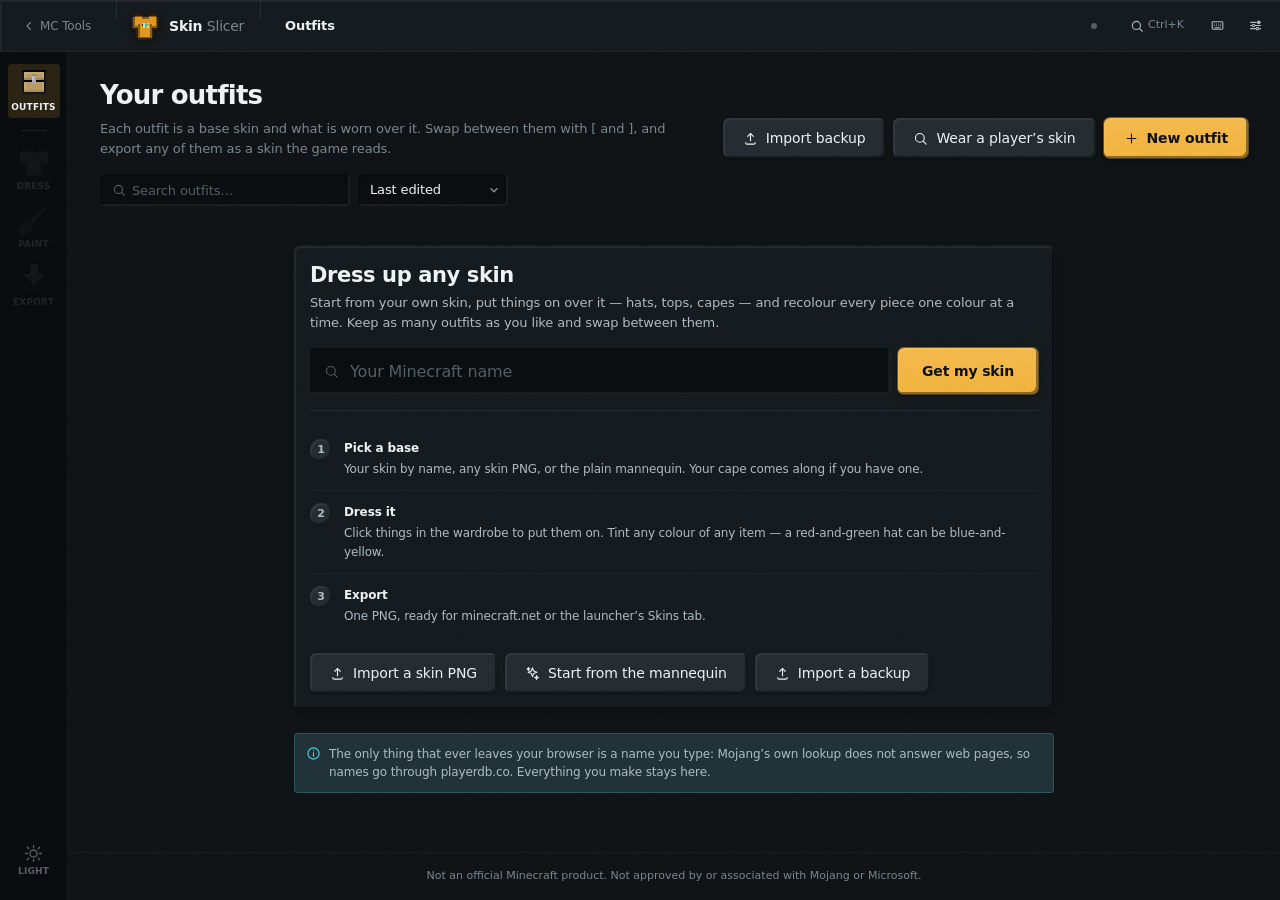
<file: index.html>
<!doctype html>
<html lang="en" data-theme="deepslate">
<head>
  <meta charset="utf-8">
  <meta name="viewport" content="width=device-width, initial-scale=1, viewport-fit=cover">
  <meta name="color-scheme" content="dark light">
  <title>Skin Slicer — dress up Minecraft skins</title>
  <meta name="description" content="Put hats, tops and capes on any Minecraft skin, tint every colour of every piece on its own, keep outfits and swap between them. Runs entirely in your browser.">
  <!-- Owned by the script below, then by themecolor.js. iOS paints the strip
       around the Dynamic Island with this. -->
  <meta name="theme-color" content="#0F1316">
  <!-- Only applies once the page is on the Home Screen, where iOS paints the
       status bar itself and ignores theme-color; "black-translucent" hands
       that strip back to the page. -->
  <meta name="apple-mobile-web-app-status-bar-style" content="black-translucent">

  <!-- Runs before the first paint. The chosen theme lives in IndexedDB, which
       resolves long after that, so store.js mirrors it into localStorage for
       this to read back — which settles the status bar and the theme itself
       before anything is drawn instead of flashing the wrong one. All of these
       apps share one origin, hence the per-app key. -->
  <script>
  (function () {
    var BAR = { deepslate: '#0F1316', bone: '#EBE7DF' };   // --bg-base, what the root carries
    var t = 'deepslate';
    try { t = localStorage.getItem('skinslicer:theme') || 'deepslate'; } catch (e) {}
    if (!BAR[t]) t = 'deepslate';
    document.documentElement.dataset.theme = t;
    var m = document.querySelector('meta[name="theme-color"]');
    if (m) m.setAttribute('content', BAR[t]);
  })();
  </script>

  <!-- Link previews. og:image is left out deliberately, as in Frame & Groove. -->
  <meta property="og:type" content="website">
  <meta property="og:title" content="Skin Slicer">
  <meta property="og:description" content="A 3D wardrobe for Minecraft skins: a base skin, items over it, every colour tintable, outfits you can swap. No account, no upload.">
  <meta name="twitter:card" content="summary">

  <link rel="stylesheet" href="css/tokens.css">
  <link rel="stylesheet" href="css/base.css">
  <link rel="stylesheet" href="css/components.css">
  <link rel="stylesheet" href="css/app.css">
  <link rel="stylesheet" href="css/wardrobe.css">
  <link rel="stylesheet" href="css/mobile.css">

  <!-- Replaced at boot by the real pixel mark; this is only what shows in the
       tab during the first few hundred milliseconds. -->
  <link rel="icon" href="data:image/svg+xml,%3Csvg xmlns='http://www.w3.org/2000/svg' viewBox='0 0 16 16' shape-rendering='crispEdges'%3E%3Crect x='4' y='3' width='8' height='12' fill='%23DE9820'/%3E%3Crect x='1' y='3' width='3' height='6' fill='%23DE9820'/%3E%3Crect x='12' y='3' width='3' height='6' fill='%23DE9820'/%3E%3Crect x='7' y='3' width='2' height='1' fill='%235A3A12'/%3E%3Crect x='7' y='7' width='3' height='1' fill='%239BEDF1'/%3E%3C/svg%3E">
</head>
<body>
  <div id="boot">
    <div class="boot-inner">
      <canvas id="boot-mark" class="boot-mark" width="128" height="128"></canvas>
      <div class="boot-word">Skin <em>Slicer</em></div>
      <div class="boot-bar" id="boot-bar" role="progressbar" aria-label="Loading"></div>
      <div class="boot-tag" id="boot-tag">Starting up</div>
    </div>
  </div>

  <noscript>
    <div style="padding:48px;max-width:520px;margin:0 auto;font-family:system-ui;color:#EEF2F4">
      <h1>Skin Slicer needs JavaScript</h1>
      <p>The whole wardrobe — the 3D model, the tinting and the skin writer — runs in your browser.
         Nothing is uploaded anywhere, but it does need scripting enabled.</p>
    </div>
  </noscript>

  <script type="module" src="js/main.js"></script>
</body>
</html>
</file>
<file: css/tokens.css>
/* ============================================================================
   FRAME & GROOVE — Design Tokens
   A visual language sitting between Cupertino restraint and Overworld matter.
   Everything lives on a 4px grid. Every raised surface is beveled like a block,
   but at 1px instead of 3. Colour is borrowed from ore, wood and stone.
   ========================================================================= */

:root {
  /* ---- Grid & spacing (4px base) ---------------------------------------- */
  --s-0:  0px;   --s-1:  4px;   --s-2:  8px;   --s-3: 12px;
  --s-4: 16px;   --s-5: 20px;   --s-6: 24px;   --s-7: 28px;
  --s-8: 32px;   --s-10: 40px;  --s-12: 48px;  --s-14: 56px;
  --s-16: 64px;  --s-20: 80px;  --s-24: 96px;  --s-32: 128px;

  /* ---- Radii --------------------------------------------------------------
     Deliberately tight. Minecraft has no rounded corners at all, and matching
     that exactly would be unusable at this density — but anything softer than
     this stops reading as blocky. Round stays reserved for things that really
     are round: a record, a swatch dot, a knob. */
  --r-xs: 2px;  --r-sm: 3px;  --r-md: 4px;  --r-lg: 6px;
  --r-xl: 8px;  --r-2xl: 10px; --r-full: 999px;

  /* ---- Type ------------------------------------------------------------- */
  --f-ui: -apple-system, BlinkMacSystemFont, "SF Pro Text", "SF Pro Display",
          "Inter", "Segoe UI", system-ui, sans-serif;
  --f-mono: ui-monospace, "SF Mono", "JetBrains Mono", "Menlo", "Consolas", monospace;

  --t-10: 10px; --t-11: 11px; --t-12: 12px; --t-13: 13px; --t-14: 14px;
  --t-16: 16px; --t-18: 18px; --t-21: 21px; --t-26: 26px; --t-34: 34px; --t-44: 44px;

  --lh-tight: 1.15; --lh-snug: 1.3; --lh-body: 1.5; --lh-loose: 1.7;

  --tr-tightest: -0.03em; --tr-tighter: -0.018em; --tr-tight: -0.01em;
  --tr-normal: 0em; --tr-wide: 0.02em; --tr-widest: 0.08em;

  --w-regular: 400; --w-medium: 500; --w-semi: 600; --w-bold: 700;

  /* ---- Motion ----------------------------------------------------------- */
  --ease-out:    cubic-bezier(.16, 1, .3, 1);
  --ease-in-out: cubic-bezier(.65, 0, .35, 1);
  --ease-spring: cubic-bezier(.34, 1.4, .64, 1);
  --ease-snap:   cubic-bezier(.2, .9, .25, 1);

  --d-instant: 80ms; --d-fast: 140ms; --d-base: 220ms;
  --d-slow: 340ms;   --d-lazy: 520ms;

  /* ---- Ore palette (theme independent hues) ----------------------------- */
  --emerald-100: #C9F7E0; --emerald-300: #6FE7AE; --emerald-400: #3FD98B;
  --emerald-500: #22C275; --emerald-600: #149E5C; --emerald-700: #0C7444;

  --amber-100: #FCEBC6;  --amber-300: #F7CE7C;  --amber-400: #F2B33D;
  --amber-500: #DE9820;  --amber-600: #B87A15;  --amber-700: #8C5B0E;

  --amethyst-100: #EADEFC; --amethyst-300: #CDB0FA; --amethyst-400: #B084F5;
  --amethyst-500: #9662E8; --amethyst-600: #7B45CE; --amethyst-700: #5E2FA6;

  --diamond-300: #9BEDF1; --diamond-400: #4FD8DE; --diamond-500: #2BBAC2;
  --redstone-300: #F79E8D; --redstone-400: #F05C48; --redstone-500: #D93B26;
  --lapis-400: #5B7CE8;   --copper-400: #E0784A;   --gold-400: #FCD34D;

  /* ---- Semantic accents ------------------------------------------------- */
  --accent:        var(--emerald-400);
  --accent-hover:  var(--emerald-300);
  --accent-press:  var(--emerald-500);
  --accent-deep:   var(--emerald-700);

  --paint-accent: var(--amber-400);
  --disc-accent:  var(--amethyst-400);
  --info:         var(--diamond-400);
  --danger:       var(--redstone-400);
  --warn:         var(--amber-400);
  --ok:           var(--emerald-400);

  /* ---- Layout metrics --------------------------------------------------- */
  --rail-w: 68px;
  --sidebar-w: 268px;
  --inspector-w: 320px;
  --edpanels-w: 244px;
  --tooldock-w: 46px;
  --topbar-h: 52px;

  --grain-opacity: 0.032;

  /* ---- Z layers --------------------------------------------------------- */
  --z-canvas: 1;   --z-sticky: 30;  --z-rail: 40;   --z-overlay: 60;
  --z-modal: 70;   --z-palette: 80; --z-toast: 90;  --z-tooltip: 100;
}

/* ============================ DARK — "Deepslate" ========================= */
:root, :root[data-theme="deepslate"] {
  color-scheme: dark;

  --bg-void:    #090C0E;
  --bg-base:    #0F1316;
  --bg-sunken:  #0A0D0F;

  --surface-1:  #151A1E;
  --surface-2:  #1C2328;
  --surface-3:  #242C32;
  --surface-4:  #2E383F;
  --surface-5:  #3A464E;

  --glass:      rgba(24, 30, 35, 0.72);
  --glass-thin: rgba(24, 30, 35, 0.5);
  --scrim:      rgba(5, 7, 8, 0.62);

  --line-hair:   rgba(255, 255, 255, 0.045);
  --line-soft:   rgba(255, 255, 255, 0.075);
  --line:        rgba(255, 255, 255, 0.11);
  --line-strong: rgba(255, 255, 255, 0.18);

  --text-1: #EEF2F4;
  --text-2: #AEBAC2;
  --text-3: #78868F;
  --text-4: #525E66;
  --text-inv: #0B0F11;

  /* The block bevel: lit on the top and left, shaded on the bottom and right,
     two pixels thick like the game's own buttons and slots. */
  --bevel-hi:  inset 2px 2px 0 rgba(255, 255, 255, 0.055);
  --bevel-lo:  inset -2px -2px 0 rgba(0, 0, 0, 0.42);
  --bevel:     var(--bevel-hi), var(--bevel-lo);
  --bevel-in:  inset 2px 2px 0 rgba(0, 0, 0, 0.40), inset -2px -2px 0 rgba(255, 255, 255, 0.045);

  --sh-1: 0 1px 2px rgba(0,0,0,.35);
  --sh-2: 0 2px 6px rgba(0,0,0,.34), 0 1px 2px rgba(0,0,0,.30);
  --sh-3: 0 8px 22px rgba(0,0,0,.42), 0 2px 6px rgba(0,0,0,.32);
  --sh-4: 0 18px 48px rgba(0,0,0,.55), 0 6px 14px rgba(0,0,0,.38);
  --sh-5: 0 32px 90px rgba(0,0,0,.66), 0 10px 24px rgba(0,0,0,.44);

  --glow-accent: 0 0 0 1px rgba(63,217,139,.35), 0 4px 18px rgba(34,194,117,.22);
  --ring: 0 0 0 2px var(--bg-base), 0 0 0 4px var(--accent);

  --checker-a: #1a1f23;
  --checker-b: #232a2f;
  --canvas-mat: #0C1012;
}

/* ============================= LIGHT — "Bone" =========================== */
:root[data-theme="bone"] {
  color-scheme: light;

  --bg-void:    #DEDAD1;
  --bg-base:    #EBE7DF;
  --bg-sunken:  #DAD5CB;

  --surface-1:  #F5F2EC;
  --surface-2:  #FCFAF6;
  --surface-3:  #FFFFFF;
  --surface-4:  #FFFFFF;
  --surface-5:  #F0ECE4;

  --glass:      rgba(252, 250, 246, 0.78);
  --glass-thin: rgba(252, 250, 246, 0.56);
  --scrim:      rgba(38, 34, 28, 0.36);

  --line-hair:   rgba(28, 24, 18, 0.05);
  --line-soft:   rgba(28, 24, 18, 0.09);
  --line:        rgba(28, 24, 18, 0.14);
  --line-strong: rgba(28, 24, 18, 0.22);

  --text-1: #14181B;
  --text-2: #4B565E;
  --text-3: #6E7A82;
  --text-4: #94A0A8;
  --text-inv: #FFFFFF;

  --accent:       var(--emerald-600);
  --accent-hover: var(--emerald-500);
  --accent-press: var(--emerald-700);
  --paint-accent: var(--amber-600);
  --disc-accent:  var(--amethyst-600);
  --info:         var(--diamond-500);
  --danger:       var(--redstone-500);

  --bevel-hi:  inset 2px 2px 0 rgba(255, 255, 255, 0.75);
  --bevel-lo:  inset -2px -2px 0 rgba(28, 24, 18, 0.13);
  --bevel:     var(--bevel-hi), var(--bevel-lo);
  --bevel-in:  inset 2px 2px 0 rgba(28, 24, 18, 0.16), inset -2px -2px 0 rgba(255, 255, 255, 0.7);

  --sh-1: 0 1px 2px rgba(40,34,26,.10);
  --sh-2: 0 2px 6px rgba(40,34,26,.10), 0 1px 2px rgba(40,34,26,.07);
  --sh-3: 0 8px 20px rgba(40,34,26,.13), 0 2px 5px rgba(40,34,26,.08);
  --sh-4: 0 18px 44px rgba(40,34,26,.17), 0 6px 12px rgba(40,34,26,.10);
  --sh-5: 0 32px 80px rgba(40,34,26,.22), 0 10px 22px rgba(40,34,26,.12);

  --glow-accent: 0 0 0 1px rgba(20,158,92,.3), 0 4px 16px rgba(20,158,92,.18);
  --ring: 0 0 0 2px var(--bg-base), 0 0 0 4px var(--accent);

  --checker-a: #E9E5DD;
  --checker-b: #F6F3ED;
  --canvas-mat: #D9D4CA;
  --grain-opacity: 0.055;
}

/* ---- Per-domain accent scoping ----------------------------------------- */
[data-domain="paintings"] { --accent: var(--paint-accent); --accent-hover: var(--amber-300); --accent-press: var(--amber-500); }
[data-domain="discs"]     { --accent: var(--disc-accent);  --accent-hover: var(--amethyst-300); --accent-press: var(--amethyst-500); }

@media (prefers-reduced-motion: reduce) {
  :root { --d-instant: 0ms; --d-fast: 0ms; --d-base: 0ms; --d-slow: 0ms; --d-lazy: 0ms; }
}
</file>
<file: css/base.css>
/* ============================================================================
   FRAME & GROOVE — Base layer: reset, typography, surfaces, scrollbars
   ========================================================================= */

*, *::before, *::after { box-sizing: border-box; }
* { margin: 0; padding: 0; }

html, body, #app { height: 100%; }

/* The page background has to live on the root element, not only on <body>.
   With viewport-fit=cover, iOS paints the safe-area strip behind the status
   bar from the ROOT background; body's background propagates to the canvas
   but not to that strip, so it fell back to the default white. In light mode
   that is invisible against a near-white page — in dark mode it reads as a
   white bar across the Dynamic Island. */
html {
  -webkit-text-size-adjust: 100%;
  text-size-adjust: 100%;
  background: var(--bg-base);
}

body {
  font-family: var(--f-ui);
  font-size: var(--t-13);
  line-height: var(--lh-body);
  letter-spacing: var(--tr-tight);
  color: var(--text-1);
  background: var(--bg-base);
  -webkit-font-smoothing: antialiased;
  -moz-osx-font-smoothing: grayscale;
  font-synthesis: none;
  overflow: hidden;
  overscroll-behavior: none;
  text-rendering: optimizeLegibility;
}

/* Fine stone-grain over the whole app: the Mojang half of the parentage,
   dialled down until it reads as texture rather than decoration. */
body::before {
  content: "";
  position: fixed;
  inset: -50%;
  pointer-events: none;
  z-index: 9999;
  opacity: var(--grain-opacity);
  background-image: url("data:image/svg+xml,%3Csvg xmlns='http://www.w3.org/2000/svg' width='220' height='220'%3E%3Cfilter id='n'%3E%3CfeTurbulence type='fractalNoise' baseFrequency='0.85' numOctaves='3' stitchTiles='stitch'/%3E%3CfeColorMatrix type='saturate' values='0'/%3E%3C/filter%3E%3Crect width='220' height='220' filter='url(%23n)'/%3E%3C/svg%3E");
  mix-blend-mode: overlay;
}
body[data-grain="off"]::before { display: none; }

img, svg, canvas, video { display: block; max-width: 100%; }
canvas { image-rendering: pixelated; image-rendering: crisp-edges; }

button, input, select, textarea {
  font: inherit;
  letter-spacing: inherit;
  color: inherit;
  background: none;
  border: none;
  outline: none;
}
button { cursor: pointer; -webkit-user-select: none; user-select: none; }
button:disabled { cursor: not-allowed; }

a { color: var(--accent); text-decoration: none; }
a:hover { text-decoration: underline; text-underline-offset: 2px; }

ul, ol { list-style: none; }

/* ---- Typography roles --------------------------------------------------- */
.display {
  font-size: var(--t-34); font-weight: var(--w-bold);
  letter-spacing: var(--tr-tightest); line-height: var(--lh-tight);
}
.title    { font-size: var(--t-21); font-weight: var(--w-semi); letter-spacing: var(--tr-tighter); line-height: var(--lh-snug); }
.title-sm { font-size: var(--t-16); font-weight: var(--w-semi); letter-spacing: var(--tr-tight);   line-height: var(--lh-snug); }
.body     { font-size: var(--t-13); color: var(--text-2); }
.body-sm  { font-size: var(--t-12); color: var(--text-2); }
.caption  { font-size: var(--t-11); color: var(--text-3); letter-spacing: var(--tr-normal); }

.eyebrow {
  font-size: var(--t-10); font-weight: var(--w-bold);
  letter-spacing: var(--tr-widest); text-transform: uppercase;
  color: var(--text-3);
}

.mono { font-family: var(--f-mono); font-size: 0.92em; letter-spacing: 0; font-variant-ligatures: none; }
.tnum { font-variant-numeric: tabular-nums; }

.muted   { color: var(--text-3); }
.dim     { color: var(--text-2); }
.strong  { color: var(--text-1); font-weight: var(--w-semi); }
.accented{ color: var(--accent); }
.danger-text { color: var(--danger); }

.truncate { overflow: hidden; text-overflow: ellipsis; white-space: nowrap; min-width: 0; }
.clamp-2 { display: -webkit-box; -webkit-line-clamp: 2; -webkit-box-orient: vertical; overflow: hidden; }

/* ---- Focus -------------------------------------------------------------- */
:focus { outline: none; }
:focus-visible {
  outline: 2px solid var(--accent);
  outline-offset: 2px;
  border-radius: var(--r-xs);
}

::selection { background: color-mix(in srgb, var(--accent) 30%, transparent); color: var(--text-1); }

/* ---- Scrollbars --------------------------------------------------------- */
.scroll, .scroll-y, .scroll-x { scrollbar-width: thin; scrollbar-color: var(--surface-4) transparent; }
.scroll-y { overflow-y: auto; overflow-x: hidden; }
.scroll-x { overflow-x: auto; overflow-y: hidden; }
.scroll   { overflow: auto; }

::-webkit-scrollbar { width: 11px; height: 11px; }
::-webkit-scrollbar-track { background: transparent; }
::-webkit-scrollbar-thumb {
  background: var(--surface-4);
  border-radius: var(--r-full);
  border: 3px solid transparent;
  background-clip: content-box;
}
::-webkit-scrollbar-thumb:hover { background: var(--surface-5); background-clip: content-box; }
::-webkit-scrollbar-corner { background: transparent; }

/* ---- Layout helpers ----------------------------------------------------- */
.row  { display: flex; align-items: center; }
.col  { display: flex; flex-direction: column; }
.wrap { flex-wrap: wrap; }
.grow { flex: 1 1 auto; min-width: 0; min-height: 0; }
.shrink-0 { flex-shrink: 0; }
.center { display: flex; align-items: center; justify-content: center; }
.between { justify-content: space-between; }
.end { justify-content: flex-end; }
.items-start { align-items: flex-start; }
.items-end { align-items: flex-end; }
.items-stretch { align-items: stretch; }

.g-1 { gap: var(--s-1); } .g-2 { gap: var(--s-2); } .g-3 { gap: var(--s-3); }
.g-4 { gap: var(--s-4); } .g-5 { gap: var(--s-5); } .g-6 { gap: var(--s-6); }
.g-8 { gap: var(--s-8); } .g-10 { gap: var(--s-10); }

.p-2 { padding: var(--s-2); } .p-3 { padding: var(--s-3); }
.p-4 { padding: var(--s-4); } .p-5 { padding: var(--s-5); }
.p-6 { padding: var(--s-6); } .p-8 { padding: var(--s-8); }

.mt-1{margin-top:var(--s-1)}.mt-2{margin-top:var(--s-2)}.mt-3{margin-top:var(--s-3)}
.mt-4{margin-top:var(--s-4)}.mt-6{margin-top:var(--s-6)}.mt-8{margin-top:var(--s-8)}
.mb-1{margin-bottom:var(--s-1)}.mb-2{margin-bottom:var(--s-2)}.mb-3{margin-bottom:var(--s-3)}
.mb-4{margin-bottom:var(--s-4)}.mb-6{margin-bottom:var(--s-6)}
.ml-auto { margin-left: auto; }

.hidden { display: none !important; }
.invisible { visibility: hidden; }
.relative { position: relative; }
.absolute { position: absolute; }
.full { width: 100%; }
.nowrap { white-space: nowrap; }
.pointer { cursor: pointer; }
.no-select { -webkit-user-select: none; user-select: none; }

.divider { height: 1px; background: var(--line-soft); border: 0; }
.divider-v { width: 1px; align-self: stretch; background: var(--line-soft); }

.spacer { flex: 1 1 auto; }

/* ---- Alpha checkerboard ------------------------------------------------- */
.checker {
  background-image:
    linear-gradient(45deg, var(--checker-a) 25%, transparent 25%),
    linear-gradient(-45deg, var(--checker-a) 25%, transparent 25%),
    linear-gradient(45deg, transparent 75%, var(--checker-a) 75%),
    linear-gradient(-45deg, transparent 75%, var(--checker-a) 75%);
  background-size: 16px 16px;
  background-position: 0 0, 0 8px, 8px -8px, -8px 0px;
  background-color: var(--checker-b);
}
.checker-sm { background-size: 8px 8px; background-position: 0 0, 0 4px, 4px -4px, -4px 0px; }

/* ---- Motion primitives -------------------------------------------------- */
@keyframes fg-fade-in { from { opacity: 0 } to { opacity: 1 } }
@keyframes fg-rise    { from { opacity: 0; transform: translateY(10px) } to { opacity: 1; transform: none } }
@keyframes fg-pop     { from { opacity: 0; transform: scale(.94) } to { opacity: 1; transform: none } }
@keyframes fg-slide-r { from { opacity: 0; transform: translateX(16px) } to { opacity: 1; transform: none } }
@keyframes fg-spin    { to { transform: rotate(360deg) } }
@keyframes fg-pulse   { 0%,100% { opacity: 1 } 50% { opacity: .45 } }
@keyframes fg-shimmer { from { background-position: -180% 0 } to { background-position: 180% 0 } }

.anim-rise { animation: fg-rise var(--d-base) var(--ease-out) both; }
.anim-pop  { animation: fg-pop  var(--d-fast) var(--ease-spring) both; }
.anim-fade { animation: fg-fade-in var(--d-base) var(--ease-out) both; }

.stagger > * { animation: fg-rise var(--d-slow) var(--ease-out) both; }
.stagger > *:nth-child(1){animation-delay:0ms}   .stagger > *:nth-child(2){animation-delay:24ms}
.stagger > *:nth-child(3){animation-delay:48ms}  .stagger > *:nth-child(4){animation-delay:72ms}
.stagger > *:nth-child(5){animation-delay:96ms}  .stagger > *:nth-child(6){animation-delay:120ms}
.stagger > *:nth-child(7){animation-delay:144ms} .stagger > *:nth-child(8){animation-delay:168ms}
.stagger > *:nth-child(9){animation-delay:192ms} .stagger > *:nth-child(n+10){animation-delay:216ms}

/* ---- Skeletons ---------------------------------------------------------- */
/* ---- Drag & drop -------------------------------------------------------- */
body.is-dragging * { cursor: grabbing !important; }
body.is-resizing * { cursor: col-resize !important; }
body.is-drawing  { cursor: crosshair; }
</file>
<file: css/components.css>
/* ============================================================================
   FRAME & GROOVE — Component layer
   ========================================================================= */

/* ======================= BUTTONS ======================================== */
.btn {
  position: relative;
  display: inline-flex; align-items: center; justify-content: center;
  gap: var(--s-2);
  height: 32px;
  padding: 0 var(--s-3);
  border-radius: var(--r-md);
  font-size: var(--t-13);
  font-weight: var(--w-medium);
  letter-spacing: var(--tr-tight);
  color: var(--text-1);
  background: var(--surface-3);
  box-shadow: var(--bevel), var(--sh-1);
  white-space: nowrap;
  transition: background var(--d-fast) var(--ease-out),
              transform var(--d-instant) var(--ease-out),
              box-shadow var(--d-fast) var(--ease-out),
              color var(--d-fast) var(--ease-out),
              opacity var(--d-fast) var(--ease-out);
}
.btn:hover  { background: var(--surface-4); }
/* Pressing inverts the bevel — the button goes in, exactly like the game's. */
.btn:active { transform: translateY(1px); box-shadow: var(--bevel-in); }
.btn:disabled { opacity: .38; pointer-events: none; }
.btn svg { flex: none; }

.btn-primary {
  background: linear-gradient(180deg,
    color-mix(in srgb, var(--accent) 92%, white 8%),
    var(--accent));
  color: var(--text-inv);
  font-weight: var(--w-semi);
  box-shadow: var(--bevel-hi), var(--bevel-lo), var(--sh-2),
              0 0 0 1px color-mix(in srgb, var(--accent) 50%, transparent);
}
.btn-primary:hover {
  background: linear-gradient(180deg,
    color-mix(in srgb, var(--accent-hover) 96%, white 4%),
    var(--accent-hover));
  box-shadow: var(--bevel-hi), var(--sh-3), var(--glow-accent);
}
.btn-primary:active { background: var(--accent-press); box-shadow: var(--bevel-in); }

.btn-ghost { background: transparent; box-shadow: none; color: var(--text-2); }
.btn-ghost:hover { background: var(--surface-2); color: var(--text-1); box-shadow: none; }
.btn-ghost:active { background: var(--surface-3); }

.btn-outline { background: transparent; box-shadow: inset 0 0 0 1px var(--line); }
.btn-outline:hover { background: var(--surface-2); box-shadow: inset 0 0 0 1px var(--line-strong); }

.btn-danger { color: var(--danger); }
.btn-danger:hover { background: color-mix(in srgb, var(--danger) 16%, var(--surface-3)); color: var(--danger); }
.btn-danger-solid { background: var(--danger); color: #fff; box-shadow: var(--bevel-hi), var(--sh-2); }
.btn-danger-solid:hover { background: var(--redstone-300); }

.btn-sm  { height: 26px; padding: 0 var(--s-2); font-size: var(--t-12); border-radius: var(--r-sm); gap: var(--s-1); }
.btn-lg  { height: 40px; padding: 0 var(--s-5); font-size: var(--t-14); border-radius: var(--r-lg); }
.btn-xl  { height: 46px; padding: 0 var(--s-6); font-size: var(--t-14); border-radius: var(--r-lg); font-weight: var(--w-semi); }
.btn-icon { width: 32px; padding: 0; }
.btn-icon.btn-sm { width: 26px; }
.btn-icon.btn-lg { width: 40px; }
.btn-block { display: flex; width: 100%; }
.btn-loading { color: transparent !important; pointer-events: none; }
.btn-loading::after {
  content: ""; position: absolute; inset: 0; margin: auto;
  width: 14px; height: 14px; border-radius: 50%;
  border: 2px solid currentColor; border-top-color: transparent;
  color: var(--text-1);
  animation: fg-spin .7s linear infinite;
}

/* ======================= SEGMENTED CONTROL ============================== */
.segmented {
  display: inline-flex;
  padding: 2px;
  gap: 2px;
  background: var(--bg-sunken);
  border-radius: var(--r-md);
  box-shadow: var(--bevel-in);
}
.segmented button {
  height: 26px; padding: 0 var(--s-3);
  border-radius: var(--r-sm);
  font-size: var(--t-12); font-weight: var(--w-medium);
  color: var(--text-3);
  display: inline-flex; align-items: center; gap: var(--s-1);
  transition: all var(--d-fast) var(--ease-out);
}
.segmented button:hover { color: var(--text-1); }
.segmented button[aria-pressed="true"] {
  background: var(--surface-3);
  color: var(--text-1);
  box-shadow: var(--bevel);
}
.segmented.seg-block { display: flex; }
.segmented.seg-block button { flex: 1; justify-content: center; }
.segmented.seg-lg button { height: 32px; font-size: var(--t-13); }

/* ======================= INPUTS ========================================= */
.field { display: flex; flex-direction: column; gap: 5px; min-width: 0; }
.field > label, .field-label {
  font-size: var(--t-11); font-weight: var(--w-semi);
  color: var(--text-3); letter-spacing: var(--tr-wide);
  display: flex; align-items: center; gap: var(--s-1);
}
.field-hint { font-size: var(--t-11); color: var(--text-4); line-height: 1.4; }
.field-error { font-size: var(--t-11); color: var(--danger); display: flex; align-items: center; gap: 4px; }

.input, .select, .textarea {
  width: 100%;
  height: 32px;
  padding: 0 var(--s-3);
  border-radius: var(--r-md);
  background: var(--bg-sunken);
  color: var(--text-1);
  font-size: var(--t-13);
  box-shadow: var(--bevel-in), inset 0 0 0 1px var(--line-hair);
  transition: box-shadow var(--d-fast) var(--ease-out), background var(--d-fast) var(--ease-out);
}
.input::placeholder, .textarea::placeholder { color: var(--text-4); }
.input:hover, .select:hover, .textarea:hover { box-shadow: var(--bevel-in), inset 0 0 0 1px var(--line); }
.input:focus, .select:focus, .textarea:focus {
  background: var(--surface-1);
  box-shadow: var(--bevel-in), inset 0 0 0 2px var(--accent), 0 0 0 2px color-mix(in srgb, var(--accent) 22%, transparent);
}
.input[aria-invalid="true"] { box-shadow: inset 0 0 0 1px var(--danger), 0 0 0 3px color-mix(in srgb, var(--danger) 16%, transparent); }
.input:disabled, .select:disabled, .textarea:disabled { opacity: .5; cursor: not-allowed; }
.input-sm { height: 26px; font-size: var(--t-12); padding: 0 var(--s-2); border-radius: var(--r-sm); }
.input-mono { font-family: var(--f-mono); font-size: var(--t-12); letter-spacing: 0; }

.textarea { height: auto; min-height: 72px; padding: var(--s-2) var(--s-3); line-height: var(--lh-body); resize: vertical; }

.select {
  appearance: none;
  padding-right: var(--s-7);
  background-image: url("data:image/svg+xml,%3Csvg xmlns='http://www.w3.org/2000/svg' width='12' height='12' viewBox='0 0 12 12'%3E%3Cpath d='M3 4.75 6 7.75 9 4.75' fill='none' stroke='%23808d96' stroke-width='1.5' stroke-linecap='round' stroke-linejoin='round'/%3E%3C/svg%3E");
  background-repeat: no-repeat;
  background-position: right var(--s-2) center;
  cursor: pointer;
}
.select option { background: var(--surface-2); color: var(--text-1); }

.input-group { position: relative; display: flex; align-items: center; }
.input-group .input { padding-left: var(--s-8); }
.input-group .input-icon {
  position: absolute; left: var(--s-3); pointer-events: none;
  color: var(--text-4); display: flex;
}
.input-affix {
  display: flex; align-items: center;
  border-radius: var(--r-md);
  background: var(--bg-sunken);
  box-shadow: inset 0 0 0 1px var(--line-soft);
  overflow: hidden;
}
.input-affix .prefix {
  padding: 0 var(--s-2); height: 32px;
  display: flex; align-items: center;
  font-family: var(--f-mono); font-size: var(--t-12);
  color: var(--text-4); background: var(--surface-1);
  border-right: 1px solid var(--line-hair);
  white-space: nowrap;
}
.input-affix .input { box-shadow: none; background: transparent; border-radius: 0; }
.input-affix:focus-within { box-shadow: inset 0 0 0 1px var(--accent), 0 0 0 3px color-mix(in srgb, var(--accent) 20%, transparent); }
.input-affix:focus-within .input { box-shadow: none; }

/* ---- Stepper (number) --------------------------------------------------- */
.stepper { display: flex; align-items: center; gap: 0; border-radius: var(--r-md); background: var(--bg-sunken); box-shadow: inset 0 0 0 1px var(--line-soft); overflow: hidden; }
.stepper button { width: 26px; height: 30px; color: var(--text-3); display: grid; place-items: center; transition: all var(--d-fast) var(--ease-out); }
.stepper button:hover { background: var(--surface-3); color: var(--text-1); }
.stepper input { width: 46px; height: 30px; text-align: center; font-variant-numeric: tabular-nums; font-size: var(--t-12); background: transparent; }
.stepper input::-webkit-inner-spin-button { display: none; }

/* ======================= TOGGLE / SWITCH ================================ */
.switch { position: relative; display: inline-flex; align-items: center; flex: none; }
.switch input { position: absolute; opacity: 0; width: 100%; height: 100%; cursor: pointer; margin: 0; }
.switch .track {
  width: 38px; height: 22px; border-radius: var(--r-sm);
  background: var(--surface-4);
  box-shadow: var(--bevel-in);
  transition: background var(--d-base) var(--ease-out);
  position: relative;
}
.switch .thumb {
  position: absolute; top: 3px; left: 3px;
  width: 16px; height: 16px; border-radius: var(--r-xs);
  background: #E8ECF2;
  box-shadow: inset 1px 1px 0 rgba(255,255,255,.8), inset -1px -1px 0 rgba(0,0,0,.32), 0 1px 3px rgba(0,0,0,.4);
  transition: transform var(--d-base) var(--ease-spring);
}
.switch input:checked + .track { background: var(--accent); }
.switch input:checked + .track .thumb { transform: translateX(16px); }
.switch input:focus-visible + .track { box-shadow: 0 0 0 3px color-mix(in srgb, var(--accent) 30%, transparent); }
.switch input:disabled + .track { opacity: .4; }

.switch-row {
  display: flex; align-items: center; justify-content: space-between;
  gap: var(--s-4); padding: var(--s-2) 0;
  min-height: 34px;
}
.switch-row .sr-text { min-width: 0; }
.switch-row .sr-title { font-size: var(--t-13); color: var(--text-1); font-weight: var(--w-medium); }
.switch-row .sr-desc { font-size: var(--t-11); color: var(--text-3); line-height: 1.4; margin-top: 1px; }

/* ======================= CHECKBOX / RADIO =============================== */
.check { display: inline-flex; align-items: center; gap: var(--s-2); cursor: pointer; font-size: var(--t-13); }
.check input { position: absolute; opacity: 0; width: 0; height: 0; }
.check .box {
  width: 16px; height: 16px; border-radius: var(--r-xs); flex: none;
  background: var(--bg-sunken);
  box-shadow: var(--bevel-in);
  display: grid; place-items: center;
  transition: all var(--d-fast) var(--ease-out);
}
.check .box svg { opacity: 0; transform: scale(.6); transition: all var(--d-fast) var(--ease-spring); color: var(--text-inv); }
.check input:checked + .box { background: var(--accent); box-shadow: inset 0 0 0 1px var(--accent); }
.check input:checked + .box svg { opacity: 1; transform: none; }
.check input:focus-visible + .box { box-shadow: inset 0 0 0 1px var(--accent), 0 0 0 3px color-mix(in srgb, var(--accent) 25%, transparent); }

/* ======================= SLIDER ========================================= */
.slider-row { display: flex; align-items: center; gap: var(--s-3); }
.slider { -webkit-appearance: none; appearance: none; width: 100%; height: 20px; background: transparent; cursor: pointer; }
.slider::-webkit-slider-runnable-track {
  height: 6px; border-radius: var(--r-xs);
  background: linear-gradient(90deg, var(--accent) var(--fill, 50%), var(--surface-4) var(--fill, 50%));
  box-shadow: inset 1px 1px 0 rgba(0,0,0,.38), inset -1px -1px 0 rgba(255,255,255,.06);
}
.slider::-webkit-slider-thumb {
  -webkit-appearance: none; appearance: none;
  width: 12px; height: 14px; margin-top: -4px;
  border-radius: var(--r-xs); background: #E8ECF2;
  box-shadow: inset 1px 1px 0 rgba(255,255,255,.85), inset -1px -1px 0 rgba(0,0,0,.35), 0 1px 3px rgba(0,0,0,.45);
  transition: transform var(--d-fast) var(--ease-spring), box-shadow var(--d-fast) var(--ease-out);
}
.slider:hover::-webkit-slider-thumb { transform: scale(1.14); }
.slider:active::-webkit-slider-thumb { transform: scale(1.22); box-shadow: 0 1px 4px rgba(0,0,0,.4), 0 0 0 5px color-mix(in srgb, var(--accent) 24%, transparent); }
.slider::-moz-range-track { height: 4px; border-radius: 999px; background: var(--surface-4); }
.slider::-moz-range-progress { height: 4px; border-radius: 999px; background: var(--accent); }
.slider::-moz-range-thumb { width: 14px; height: 14px; border: none; border-radius: 50%; background: #fff; box-shadow: 0 1px 4px rgba(0,0,0,.4); }
.slider:disabled { opacity: .4; cursor: not-allowed; }
.slider-value {
  min-width: 44px; text-align: right;
  font-family: var(--f-mono); font-size: var(--t-11);
  color: var(--text-2); font-variant-numeric: tabular-nums;
}

/* ======================= CARDS & PANELS ================================= */
.card {
  background: var(--surface-1);
  border-radius: var(--r-lg);
  box-shadow: var(--bevel), 0 0 0 1px var(--line-hair), var(--sh-2);
}
.card-pad { padding: var(--s-4); }
.card-interactive { transition: transform var(--d-base) var(--ease-out), box-shadow var(--d-base) var(--ease-out); cursor: pointer; }
.card-interactive:hover { transform: translateY(-2px); box-shadow: var(--bevel), 0 0 0 1px var(--line-soft), var(--sh-4); }
.card-interactive:active { transform: translateY(0); }

.panel {
  background: var(--surface-1);
  border-radius: var(--r-lg);
  box-shadow: var(--bevel), 0 0 0 1px var(--line-hair);
  overflow: hidden;
}
.panel-head {
  display: flex; align-items: center; gap: var(--s-2);
  padding: var(--s-3) var(--s-4);
  border-bottom: 1px solid var(--line-hair);
  min-height: 42px;
}
.panel-head h3 { font-size: var(--t-13); font-weight: var(--w-semi); letter-spacing: var(--tr-tight); }
.panel-body { padding: var(--s-4); }

/* Collapsible section used throughout inspectors */
.section { border-bottom: 1px solid var(--line-hair); }
.section:last-child { border-bottom: none; }
.section-head {
  display: flex; align-items: center; gap: var(--s-2);
  width: 100%; padding: var(--s-3) var(--s-4);
  font-size: var(--t-11); font-weight: var(--w-bold);
  letter-spacing: var(--tr-widest); text-transform: uppercase;
  color: var(--text-3);
  transition: color var(--d-fast) var(--ease-out);
}
.section-head:hover { color: var(--text-2); }
.section-head .chev { transition: transform var(--d-base) var(--ease-out); color: var(--text-4); }
.section[data-open="false"] .chev { transform: rotate(-90deg); }

.section-inner { padding: 0 var(--s-4) var(--s-4); display: flex; flex-direction: column; gap: var(--s-3); }
.section-head .badge-count {
  margin-left: auto; font-size: var(--t-10); color: var(--text-4);
  background: var(--surface-2); padding: 1px 6px; border-radius: var(--r-full);
  letter-spacing: 0;
}

/* ======================= BADGES / PILLS ================================= */
.badge {
  display: inline-flex; align-items: center; gap: 4px;
  height: 19px; padding: 0 7px;
  border-radius: var(--r-sm);
  font-size: var(--t-10); font-weight: var(--w-bold);
  letter-spacing: var(--tr-wide); text-transform: uppercase;
  background: var(--surface-3); color: var(--text-2);
  white-space: nowrap;
}
.badge-accent  { background: color-mix(in srgb, var(--accent) 18%, transparent); color: var(--accent); }
.badge-paint   { background: color-mix(in srgb, var(--paint-accent) 18%, transparent); color: var(--paint-accent); }
.badge-disc    { background: color-mix(in srgb, var(--disc-accent) 18%, transparent); color: var(--disc-accent); }
.badge-warn    { background: color-mix(in srgb, var(--warn) 18%, transparent); color: var(--warn); }
.badge-danger  { background: color-mix(in srgb, var(--danger) 18%, transparent); color: var(--danger); }
.badge-info    { background: color-mix(in srgb, var(--info) 18%, transparent); color: var(--info); }
.badge-outline { background: transparent; box-shadow: inset 0 0 0 1px var(--line); color: var(--text-3); }

.dot { width: 6px; height: 6px; border-radius: 50%; background: currentColor; flex: none; }

/* ======================= TOOLTIP ========================================
   Minecraft's own tooltip: near-black ground, a violet inner border, white
   text. One bubble, fixed to the viewport and positioned by ui/tooltip.js, so
   it is never clipped by whatever scrolls around the element it belongs to.
   ===================================================================== */
.tipbubble {
  position: fixed; top: 0; left: 0;
  z-index: var(--z-tooltip);
  padding: 5px 8px;
  border-radius: 1px;
  background: #100010F2;
  color: #FFFFFF;
  font-size: var(--t-11); font-weight: var(--w-medium);
  letter-spacing: var(--tr-tight);
  white-space: pre;
  max-width: 320px;
  /* Outer black edge, then the violet inset the game draws inside it. */
  box-shadow:
    0 0 0 1px #100010,
    inset 0 0 0 1px #2B0A5E,
    inset 0 1px 0 0 #5028BE,
    inset 0 -1px 0 0 #2B0A5E,
    0 6px 18px rgba(0,0,0,.5);
  opacity: 0;
  pointer-events: none;
  transition: opacity var(--d-fast) var(--ease-out);
}
.tipbubble[data-on="true"] { opacity: 1; }
@media (prefers-reduced-motion: reduce) {
  .tipbubble { transition: opacity var(--d-fast) linear; }
}

/* ======================= MODAL / SHEET ================================== */
.overlay {
  position: fixed; inset: 0; z-index: var(--z-modal);
  background: var(--scrim);
  backdrop-filter: blur(14px) saturate(1.1);
  -webkit-backdrop-filter: blur(14px) saturate(1.1);
  display: grid; place-items: center;
  padding: var(--s-6);
  animation: fg-fade-in var(--d-base) var(--ease-out);
}
.overlay[data-closing="true"] { animation: fg-fade-in var(--d-fast) var(--ease-out) reverse forwards; }

.modal {
  width: min(560px, 100%);
  max-height: min(84vh, 780px);
  display: flex; flex-direction: column;
  background: var(--surface-1);
  border-radius: var(--r-2xl);
  box-shadow: var(--sh-5), 0 0 0 1px var(--line-soft), var(--bevel-hi);
  overflow: hidden;
  animation: fg-modal-in var(--d-slow) var(--ease-out);
}
@keyframes fg-modal-in { from { opacity: 0; transform: translateY(18px) scale(.975) } to { opacity: 1; transform: none } }
.modal-wide { width: min(880px, 100%); }
.modal-xwide { width: min(1120px, 100%); }

.modal-head {
  display: flex; align-items: flex-start; gap: var(--s-3);
  padding: var(--s-5) var(--s-5) var(--s-4);
}
.modal-head .mh-text { flex: 1; min-width: 0; }
.modal-head h2 { font-size: var(--t-18); font-weight: var(--w-semi); letter-spacing: var(--tr-tighter); }
.modal-head p { font-size: var(--t-12); color: var(--text-3); margin-top: 3px; line-height: 1.45; }
.modal-body { padding: 0 var(--s-5) var(--s-5); overflow-y: auto; flex: 1; }
.modal-foot {
  display: flex; align-items: center; gap: var(--s-2);
  padding: var(--s-3) var(--s-5);
  border-top: 1px solid var(--line-hair);
  background: var(--bg-sunken);
}

/* ======================= TOASTS ========================================= */
.toast-host {
  position: fixed; z-index: var(--z-toast);
  bottom: var(--s-6); left: 50%; transform: translateX(-50%);
  display: flex; flex-direction: column-reverse; gap: var(--s-2);
  pointer-events: none;
  width: min(440px, calc(100vw - 48px));
}
.toast {
  pointer-events: auto;
  display: flex; align-items: flex-start; gap: var(--s-3);
  padding: var(--s-3) var(--s-3) var(--s-3) var(--s-4);
  border-radius: var(--r-lg);
  background: var(--glass);
  backdrop-filter: blur(24px) saturate(1.4);
  -webkit-backdrop-filter: blur(24px) saturate(1.4);
  box-shadow: var(--sh-4), 0 0 0 1px var(--line-soft), var(--bevel-hi);
  animation: fg-toast-in var(--d-slow) var(--ease-spring);
  position: relative; overflow: hidden;
}
@keyframes fg-toast-in { from { opacity: 0; transform: translateY(20px) scale(.96) } to { opacity: 1; transform: none } }
.toast[data-leaving="true"] { animation: fg-toast-out var(--d-base) var(--ease-out) forwards; }
@keyframes fg-toast-out { to { opacity: 0; transform: translateY(8px) scale(.97) } }
.toast .t-icon { flex: none; margin-top: 1px; }
.toast .t-body { flex: 1; min-width: 0; }
.toast .t-title { font-size: var(--t-13); font-weight: var(--w-semi); }
.toast .t-msg { font-size: var(--t-12); color: var(--text-2); margin-top: 2px; line-height: 1.4; }
.toast .t-bar { position: absolute; left: 0; top: 0; bottom: 0; width: 3px; background: var(--accent); }
.toast[data-kind="error"] .t-bar { background: var(--danger); }
.toast[data-kind="error"] .t-icon { color: var(--danger); }
.toast[data-kind="warn"]  .t-bar { background: var(--warn); }
.toast[data-kind="warn"]  .t-icon { color: var(--warn); }
.toast[data-kind="ok"]    .t-icon { color: var(--ok); }
.toast[data-kind="info"]  .t-bar { background: var(--info); }
.toast[data-kind="info"]  .t-icon { color: var(--info); }

/* ======================= EMPTY STATE ==================================== */
.empty {
  display: flex; flex-direction: column; align-items: center; justify-content: center;
  gap: var(--s-3); padding: var(--s-16) var(--s-6);
  text-align: center; color: var(--text-3);
}
.empty .e-art {
  width: 88px; height: 88px; margin-bottom: var(--s-2);
  display: grid; place-items: center;
  border-radius: var(--r-xl);
  background: var(--surface-2);
  box-shadow: var(--bevel), 0 0 0 1px var(--line-hair);
  color: var(--text-4);
}
.empty h3 { font-size: var(--t-16); font-weight: var(--w-semi); color: var(--text-1); }
.empty p { font-size: var(--t-13); max-width: 380px; line-height: 1.55; }

/* ======================= LIST ROWS ====================================== */
.list { display: flex; flex-direction: column; }
.list-row {
  display: flex; align-items: center; gap: var(--s-3);
  padding: var(--s-2) var(--s-3);
  border-radius: var(--r-md);
  cursor: pointer;
  transition: background var(--d-fast) var(--ease-out);
  position: relative;
}
.list-row:hover { background: var(--surface-2); }
.list-row[aria-selected="true"] { background: color-mix(in srgb, var(--accent) 14%, var(--surface-2)); }
.list-row[aria-selected="true"]::before {
  content: ""; position: absolute; left: 0; top: 8px; bottom: 8px; width: 2px;
  border-radius: 0 2px 2px 0; background: var(--accent);
}
.list-row .lr-thumb {
  width: 34px; height: 34px; flex: none; border-radius: var(--r-sm);
  box-shadow: 0 0 0 1px var(--line-hair), var(--sh-1);
  overflow: hidden; display: grid; place-items: center;
}
.list-row .lr-main { flex: 1; min-width: 0; }
.list-row .lr-title { font-size: var(--t-13); font-weight: var(--w-medium); }
.list-row .lr-sub { font-size: var(--t-11); color: var(--text-3); font-family: var(--f-mono); }
.list-row .lr-actions { opacity: 0; display: flex; gap: 2px; transition: opacity var(--d-fast) var(--ease-out); }
.list-row:hover .lr-actions, .list-row:focus-within .lr-actions { opacity: 1; }

/* ======================= PROGRESS ======================================= */
.progress { height: 8px; border-radius: var(--r-xs); background: var(--surface-3); overflow: hidden; box-shadow: var(--bevel-in); }
.progress .bar { height: 100%; background: var(--accent); border-radius: inherit; transition: width var(--d-base) var(--ease-out); }
.progress-indeterminate .bar { width: 35% !important; animation: fg-indet 1.15s var(--ease-in-out) infinite; }
@keyframes fg-indet { 0% { transform: translateX(-100%) } 100% { transform: translateX(340%) } }

.spinner {
  width: 16px; height: 16px; border-radius: 50%;
  border: 2px solid var(--line); border-top-color: var(--accent);
  animation: fg-spin .7s linear infinite; flex: none;
}
.spinner-lg { width: 26px; height: 26px; border-width: 3px; }

/* ======================= DROP ZONE ====================================== */
.dropzone {
  border-radius: var(--r-lg);
  border: 1.5px dashed var(--line-strong);
  background: var(--bg-sunken);
  padding: var(--s-6);
  display: flex; flex-direction: column; align-items: center; gap: var(--s-2);
  text-align: center; color: var(--text-3);
  transition: all var(--d-base) var(--ease-out);
  cursor: pointer;
}
.dropzone:hover { border-color: var(--accent); color: var(--text-2); background: color-mix(in srgb, var(--accent) 5%, var(--bg-sunken)); }
.dropzone[data-over="true"] {
  border-color: var(--accent); border-style: solid;
  background: color-mix(in srgb, var(--accent) 12%, var(--bg-sunken));
  color: var(--text-1); transform: scale(1.008);
  box-shadow: var(--glow-accent);
}
.dropzone .dz-icon { color: var(--text-4); transition: color var(--d-base) var(--ease-out); }
.dropzone:hover .dz-icon, .dropzone[data-over="true"] .dz-icon { color: var(--accent); }

/* ======================= CODE BLOCK ===================================== */
.code {
  font-family: var(--f-mono); font-size: var(--t-11); line-height: 1.6;
  background: var(--bg-sunken);
  border-radius: var(--r-md);
  padding: var(--s-3);
  box-shadow: inset 0 0 0 1px var(--line-hair);
  color: var(--text-2);
  white-space: pre; overflow-x: auto;
  letter-spacing: 0;
  -webkit-user-select: text; user-select: text;
}
.code .k { color: var(--amethyst-300); }
.code .s { color: var(--emerald-300); }
.code .n { color: var(--amber-300); }
.code .p { color: var(--text-4); }
.code .c { color: var(--text-4); font-style: italic; }

.copy-row { display: flex; align-items: stretch; gap: var(--s-2); }
.copy-row .code { flex: 1; min-width: 0; }

/* ======================= KBD ============================================ */
kbd {
  display: inline-flex; align-items: center; justify-content: center;
  min-width: 18px; height: 18px; padding: 0 5px;
  border-radius: var(--r-xs);
  background: var(--surface-3);
  box-shadow: var(--bevel), 0 1px 0 var(--line-hair);
  font-family: var(--f-ui); font-size: var(--t-10); font-weight: var(--w-semi);
  color: var(--text-3);
}

/* ======================= SWATCHES ======================================= */
.swatch {
  width: 22px; height: 22px; border-radius: var(--r-sm);
  box-shadow: inset 0 0 0 1px rgba(0,0,0,.28), 0 0 0 1px var(--line-hair);
  cursor: pointer; flex: none; position: relative;
  transition: transform var(--d-fast) var(--ease-spring);
}
.swatch:hover { transform: scale(1.14); z-index: 2; }
.swatch[aria-pressed="true"] { box-shadow: inset 0 0 0 1px rgba(0,0,0,.3), 0 0 0 2px var(--surface-1), 0 0 0 3.5px var(--accent); }

/* ======================= MENU =========================================== */
.menu {
  position: fixed; z-index: var(--z-palette);
  min-width: 190px; padding: var(--s-1);
  border-radius: var(--r-lg);
  background: var(--glass);
  backdrop-filter: blur(30px) saturate(1.6);
  -webkit-backdrop-filter: blur(30px) saturate(1.6);
  box-shadow: var(--sh-4), 0 0 0 1px var(--line-soft), var(--bevel-hi);
  animation: fg-pop var(--d-fast) var(--ease-out);
  transform-origin: top left;
}
.menu-item {
  display: flex; align-items: center; gap: var(--s-2);
  width: 100%; height: 28px; padding: 0 var(--s-2);
  border-radius: var(--r-sm);
  font-size: var(--t-12); color: var(--text-1);
  transition: background var(--d-instant) var(--ease-out);
}
.menu-item:hover { background: var(--accent); color: var(--text-inv); }
.menu-item:hover .mi-key { color: var(--text-inv); opacity: .7; }
.menu-item .mi-key { margin-left: auto; font-size: var(--t-10); color: var(--text-4); font-family: var(--f-ui); }
.menu-item.destructive { color: var(--danger); }
.menu-item.destructive:hover { background: var(--danger); color: #fff; }
.menu-sep { height: 1px; margin: var(--s-1) var(--s-2); background: var(--line-soft); }
.menu-label { padding: var(--s-2) var(--s-2) var(--s-1); font-size: var(--t-10); font-weight: var(--w-bold); letter-spacing: var(--tr-widest); text-transform: uppercase; color: var(--text-4); }

/* ======================= TABS =========================================== */
/* ======================= INLINE NOTE ==================================== */
.note {
  display: flex; gap: var(--s-2); align-items: flex-start;
  padding: var(--s-3);
  border-radius: var(--r-md);
  background: color-mix(in srgb, var(--info) 8%, var(--surface-2));
  box-shadow: inset 0 0 0 1px color-mix(in srgb, var(--info) 22%, transparent);
  font-size: var(--t-12); color: var(--text-2); line-height: 1.5;
}
.note .n-icon { color: var(--info); flex: none; margin-top: 1px; }
.note-warn { background: color-mix(in srgb, var(--warn) 9%, var(--surface-2)); box-shadow: inset 0 0 0 1px color-mix(in srgb, var(--warn) 24%, transparent); }
.note-warn .n-icon { color: var(--warn); }
.note-danger { background: color-mix(in srgb, var(--danger) 9%, var(--surface-2)); box-shadow: inset 0 0 0 1px color-mix(in srgb, var(--danger) 24%, transparent); }
.note-danger .n-icon { color: var(--danger); }
.note-ok { background: color-mix(in srgb, var(--ok) 8%, var(--surface-2)); box-shadow: inset 0 0 0 1px color-mix(in srgb, var(--ok) 22%, transparent); }
.note-ok .n-icon { color: var(--ok); }

/* ======================= META GRID ====================================== */
.meta-grid { display: grid; grid-template-columns: auto minmax(0, 1fr); gap: var(--s-2) var(--s-4); font-size: var(--t-12); align-items: baseline; }
.meta-grid dt { color: var(--text-3); }
.meta-grid dd { color: var(--text-1); font-family: var(--f-mono); font-size: var(--t-11); word-break: break-all; }

/* Pixel-art empty-state scene — no plinth, the illustration is the plinth. */
.empty .e-scene {
  width: 112px; height: 112px;
  display: grid; place-items: center;
  margin-bottom: var(--s-2);
  animation: fg-pop var(--d-slow) var(--ease-spring) both;
}
.empty .e-scene canvas {
  image-rendering: pixelated;
  filter: drop-shadow(0 8px 18px rgba(0,0,0,.32));
}

/* A modal whose body is a full pane in its own right — an embedded editor —
   rather than a stack of form rows. It owns its edges and does its own
   scrolling internally. */
.modal-body-flush {
  padding: 0;
  overflow: hidden;
  display: flex;
  min-height: 0;
  /* The pane sizes to the dialog rather than the other way round, so the
     stage, its HUD and its status bar are always fully inside the frame. */
  height: min(64vh, 580px);
  border-top: 1px solid var(--line-hair);
}
.modal-body-flush > * { flex: 1; min-width: 0; min-height: 0; }

/* ---- Linked-game status row --------------------------------------------- */
.engine-row {
  display: flex; align-items: center; gap: var(--s-3);
  padding: var(--s-3);
  border-radius: var(--r-md);
  background: var(--bg-sunken);
  box-shadow: inset 0 0 0 1px var(--line-hair);
}
.engine-dot {
  width: 8px; height: 8px; border-radius: 50%; flex: none;
  background: var(--text-4);
}
.engine-dot[data-on="true"] { background: var(--ok); box-shadow: 0 0 8px var(--ok); }

/* ---- Texture proof strip ------------------------------------------------- */
.tex-grid {
  display: grid; grid-template-columns: repeat(auto-fill, minmax(72px, 1fr));
  gap: var(--s-2);
}
.tex-chip {
  display: flex; flex-direction: column; align-items: center; gap: 4px;
  padding: var(--s-2) 4px;
  border-radius: var(--r-md);
  background: var(--bg-sunken);
  box-shadow: inset 0 0 0 1px var(--line-hair);
}
.tex-chip img {
  width: 34px; height: 34px;
  image-rendering: pixelated;
  border-radius: 3px;
  box-shadow: 0 0 0 1px rgba(0,0,0,.35);
}
.tex-chip span {
  font-size: 9px; color: var(--text-4);
  letter-spacing: var(--tr-wide); text-transform: uppercase;
  text-align: center; line-height: 1.2;
}

/* ============================================================================
   Details — the small behaviours that make the interface feel considered
   rather than assembled.
   ========================================================================= */

/* ---- Toast countdown -----------------------------------------------------
   A hairline draining along the bottom edge. It answers "is this about to go
   away?" without a number, and pausing on hover is visible rather than
   implied. */
.toast { overflow: hidden; }
.toast .t-life {
  position: absolute; left: 0; right: 0; bottom: 0; height: 2px;
  background: color-mix(in srgb, var(--accent) 70%, transparent);
  transform-origin: left center;
  transition: transform var(--life, 3600ms) linear;
  pointer-events: none;
}
.toast[data-kind="error"] .t-life { background: color-mix(in srgb, var(--danger) 70%, transparent); }
.toast[data-kind="warn"]  .t-life { background: color-mix(in srgb, var(--warn) 70%, transparent); }
.toast[data-held="true"] .t-life { transition: none; }

/* ---- Collapsible sections ------------------------------------------------
   Animating height needs a known height; the 0fr/1fr grid trick gets one for
   free and degrades to an instant toggle where it is unsupported. */
.section-body {
  display: grid;
  /* minmax(0, …) matters: a bare `fr` track keeps an automatic min-content
     floor, so `0fr` alone would refuse to collapse below the content height.
     The column track needs the same treatment for the same reason in the other
     axis: without it one long unbreakable string — a sound event id, a file
     path — widens the whole inspector instead of being truncated. */
  grid-template-rows: minmax(0, 1fr);
  grid-template-columns: minmax(0, 1fr);
  transition: grid-template-rows var(--d-base) var(--ease-out),
              opacity var(--d-fast) var(--ease-out);
}
.section-body > .section-inner { min-height: 0; min-width: 0; }
.section[data-open="false"] .section-body {
  grid-template-rows: minmax(0, 0fr);
  opacity: 0;
  pointer-events: none;
}
.section[data-open="false"] .section-inner,
.section[data-anim] .section-inner { overflow: hidden; }

/* ---- Sidebar rows --------------------------------------------------------
   The selected row nudges in from the edge, so the eye can find it without
   relying on colour alone. */
.list-row { transition: background var(--d-fast) var(--ease-out), transform var(--d-fast) var(--ease-out); }
.list-row[aria-selected="true"] { transform: translateX(2px); }
.list-row:active { transform: translateX(1px) scale(.995); }

/* ---- Focus ---------------------------------------------------------------
   One ring, everywhere, and never on a mouse click. */
:focus-visible {
  outline: 2px solid var(--accent);
  outline-offset: 2px;
  border-radius: var(--r-xs);
}
.btn:focus-visible, .tool-btn:focus-visible, .rail-btn:focus-visible {
  outline-offset: 1px;
}
.input:focus-visible, .select:focus-visible, .textarea:focus-visible { outline: none; }

/* ---- Disabled ------------------------------------------------------------
   Disabled things should look inert, not merely faint. */
.btn:disabled, .tool-btn:disabled, .rail-btn:disabled { filter: grayscale(.4); }

/* ---- Panels --------------------------------------------------------------
   A whisper of lift on hover tells you a panel is a thing, not a background. */
.panel { transition: box-shadow var(--d-base) var(--ease-out); }
.panel:hover { box-shadow: var(--bevel), 0 0 0 1px var(--line-soft); }

/* ---- Save chip -----------------------------------------------------------
   The dot is the whole status; it should read at a glance from the corner. */
.save-chip .dot { background: currentColor; transition: background var(--d-base) var(--ease-out); }
.save-chip[data-state="dirty"] { color: var(--warn); }
.save-chip[data-state="saving"] .dot { animation: fg-pulse .9s ease-in-out infinite; }
.save-chip[data-state="saved"] { color: var(--ok); }
.save-chip[data-state="error"] { color: var(--danger); }

/* ---- Anything that is being dragged -------------------------------------- */
[draggable="true"] { -webkit-user-drag: element; }

/* ---- Motion, honoured properly -------------------------------------------
   The preference is a promise: no transforms, no easing, nothing that moves
   for decoration. Opacity fades stay, because losing them costs legibility. */
@media (prefers-reduced-motion: reduce) {
  *, *::before, *::after {
    animation-duration: 1ms !important;
    animation-iteration-count: 1 !important;
    transition-duration: 1ms !important;
    scroll-behavior: auto !important;
  }
  .list-row[aria-selected="true"], .list-row:active { transform: none; }
  .card-interactive:hover, .proj-card:hover { transform: none; }
  .vinyl .v-spin { animation: none !important; }
}
</file>
<file: css/app.css>
/* ============================================================================
   FRAME & GROOVE — Application shell & views
   (All The Sounds: copied from Frame & Groove, less the painting, mob and
   sprite sections. The shell is the same shell.)
   ========================================================================= */

#app { display: flex; flex-direction: column; background: var(--bg-base); }

/* ======================= BOOT SPLASH ====================================
   Modelled on the game's own loading screen: a mark, a wordmark, and a bar
   made of discrete blocks that fill one at a time. Nothing spins.
   ===================================================================== */
#boot {
  position: fixed; inset: 0; z-index: 200;
  display: grid; place-items: center;
  background: var(--bg-void);
  transition: opacity var(--d-lazy) var(--ease-out), visibility var(--d-lazy);
}
#boot[data-done="true"] { opacity: 0; visibility: hidden; pointer-events: none; }

#boot .boot-inner {
  display: flex; flex-direction: column; align-items: center; gap: var(--s-4);
  animation: fg-rise var(--d-slow) var(--ease-out) both;
}

.boot-mark {
  width: 96px; height: 96px;
  image-rendering: pixelated;
  filter: drop-shadow(0 10px 22px rgba(0,0,0,.55));
  animation: boot-drop .55s var(--ease-spring) both;
}
@keyframes boot-drop {
  from { opacity: 0; transform: translateY(-14px) scale(.86) }
  to   { opacity: 1; transform: none }
}

.boot-word {
  font-size: var(--t-18); font-weight: var(--w-bold);
  letter-spacing: var(--tr-tighter);
  color: var(--text-1);
}
.boot-word em { font-style: normal; color: var(--text-4); font-weight: var(--w-medium); }

/* A row of blocks, lit left to right — the game's progress bar, not a spinner. */
.boot-bar {
  display: flex; gap: 3px;
  padding: 3px;
  border-radius: 3px;
  background: var(--bg-sunken);
  box-shadow: inset 0 0 0 1px var(--line-soft);
}
.boot-bar i {
  width: 9px; height: 9px;
  display: block;
  background: var(--surface-3);
  box-shadow: inset 1px 1px 0 rgba(255,255,255,.05), inset -1px -1px 0 rgba(0,0,0,.35);
  transition: background var(--d-base) var(--ease-out), box-shadow var(--d-base) var(--ease-out);
}
.boot-bar i[data-on="true"] {
  background: var(--accent);
  box-shadow: inset 1px 1px 0 rgba(255,255,255,.35), inset -1px -1px 0 rgba(0,0,0,.30),
              0 0 8px color-mix(in srgb, var(--accent) 55%, transparent);
}

#boot .boot-tag {
  font-size: var(--t-11); color: var(--text-4);
  letter-spacing: var(--tr-widest); text-transform: uppercase;
  min-height: 1em;
}

/* The failure state replaces the whole splash, so it needs no animation. */
#boot .boot-error { max-width: 460px; text-align: center; padding: 32px; }

/* ======================= LOGO =========================================== */
.logo { display: flex; align-items: center; gap: 10px; }
.logo-mark {
  width: 28px; height: 28px; flex: none;
  display: grid; place-items: center;
  filter: drop-shadow(0 2px 3px rgba(0,0,0,.4));
}
.logo-mark canvas { width: 28px; height: 28px; image-rendering: pixelated; }
.logo-mark-lg { width: 60px; height: 60px; }
.logo-mark-lg canvas { width: 60px; height: 60px; }
.logo-word { font-size: var(--t-14); font-weight: var(--w-bold); letter-spacing: var(--tr-tighter); line-height: 1; }
.logo-word em { font-style: normal; color: var(--text-3); font-weight: var(--w-medium); }

/* ======================= TOP BAR ======================================== */
.topbar {
  height: var(--topbar-h); flex: none;
  display: flex; align-items: center; gap: var(--s-3);
  padding: 0 var(--s-3) 0 var(--s-4);
  background: var(--surface-1);
  border-bottom: 1px solid var(--line-hair);
  box-shadow: var(--bevel-hi);
  z-index: var(--z-sticky);
  -webkit-app-region: drag;
}
.topbar button, .topbar input, .topbar .no-drag { -webkit-app-region: no-drag; }

.crumbs { display: flex; align-items: center; gap: var(--s-1); min-width: 0; font-size: var(--t-13); }
.crumbs .crumb { color: var(--text-3); padding: 3px var(--s-2); border-radius: var(--r-sm); transition: all var(--d-fast) var(--ease-out); }
.crumbs .crumb:hover { color: var(--text-1); background: var(--surface-2); }
.crumbs .crumb.current { color: var(--text-1); font-weight: var(--w-semi); }
.crumbs .sep { color: var(--text-4); }

.save-chip {
  display: flex; align-items: center; gap: 5px;
  font-size: var(--t-11); color: var(--text-4);
  padding: 3px var(--s-2); border-radius: var(--r-full);
  transition: color var(--d-base) var(--ease-out);
}
.save-chip[data-state="saving"] { color: var(--warn); }
.save-chip[data-state="saved"] { color: var(--text-4); }
.save-chip .dot { transition: background var(--d-base) var(--ease-out); }

/* ======================= MAIN SHELL ===================================== */
.shell { display: flex; flex: 1; min-height: 0; }

/* ---- Icon rail ---------------------------------------------------------- */
.rail {
  width: var(--rail-w); flex: none;
  display: flex; flex-direction: column; align-items: center;
  gap: var(--s-1); padding: var(--s-3) 0;
  background: var(--bg-void);
  border-right: 1px solid var(--line-hair);
  z-index: var(--z-rail);
}
.rail-btn {
  position: relative;
  width: 52px; height: 54px;
  display: flex; flex-direction: column; align-items: center; justify-content: center;
  gap: 2px; border-radius: var(--r-md);
  color: var(--text-4);
  transition: all var(--d-base) var(--ease-out);
}
/* The icons are 16×16 art shown at exactly 2×, so they must never be scaled
   by anything else — and they dim rather than recolour when inactive. */
.rail-btn .rb-icon {
  display: block; width: 32px; height: 32px;
  image-rendering: pixelated;
  opacity: .55;
  filter: saturate(.35);
  transition: opacity var(--d-base) var(--ease-out), filter var(--d-base) var(--ease-out),
              transform var(--d-base) var(--ease-spring);
}
.rail-btn:hover .rb-icon { opacity: .85; filter: saturate(.75); }
.rail-btn[aria-current="true"] .rb-icon { opacity: 1; filter: none; transform: translateY(-1px); }
.rail-btn:active .rb-icon { transform: translateY(1px) scale(.94); }
.rail-btn:disabled .rb-icon { opacity: .22; filter: saturate(0); }
.rail-btn .rb-label { font-size: 9px; font-weight: var(--w-semi); letter-spacing: var(--tr-wide); text-transform: uppercase; }
.rail-btn:hover { color: var(--text-2); background: var(--surface-1); }
.rail-btn[aria-current="true"] { color: var(--text-1); background: color-mix(in srgb, var(--accent) 14%, transparent); }
.rail-btn[aria-current="true"]::before {
  content: ""; position: absolute; left: -12px; top: 50%; transform: translateY(-50%);
  width: 3px; height: 20px; border-radius: 0 3px 3px 0; background: var(--accent);
  animation: fg-rail-in var(--d-base) var(--ease-spring);
}
@keyframes fg-rail-in { from { height: 4px; opacity: 0 } to { height: 20px; opacity: 1 } }
.rail-btn:disabled { opacity: .28; pointer-events: none; }
.rail-sep { width: 26px; height: 1px; background: var(--line-soft); margin: var(--s-2) 0; }

/* ---- View host ---------------------------------------------------------- */
.viewhost { flex: 1 1 0; min-width: 0; display: flex; position: relative; overflow: hidden; }
.view { flex: 1 1 0; min-width: 0; display: flex; flex-direction: column; }
.view[hidden] { display: none !important; }

.view-header {
  padding: var(--s-6) var(--s-8) var(--s-4);
  display: flex; align-items: flex-end; gap: var(--s-4);
  flex: none;
}
.view-header .vh-text { flex: 1; min-width: 0; }
.view-header h1 { font-size: var(--t-26); font-weight: var(--w-bold); letter-spacing: var(--tr-tightest); }
.view-header p { font-size: var(--t-13); color: var(--text-3); margin-top: 4px; max-width: 620px; line-height: 1.5; }
.view-body { flex: 1; min-height: 0; overflow-y: auto; padding: 0 var(--s-8) var(--s-10); }
.view-body.pad-top { padding-top: var(--s-6); }

/* ======================= LIBRARY ======================================== */
.lib-toolbar {
  display: flex; align-items: center; gap: var(--s-2);
  padding: 0 var(--s-8) var(--s-4);
}
.lib-search { width: 250px; }

.lib-grid {
  display: grid;
  grid-template-columns: repeat(auto-fill, minmax(238px, 1fr));
  gap: var(--s-4);
}

.proj-card {
  display: flex; flex-direction: column;
  border-radius: var(--r-lg);
  background: var(--surface-1);
  box-shadow: var(--bevel), 0 0 0 1px var(--line-hair), var(--sh-2);
  overflow: hidden;
  cursor: pointer;
  transition: transform var(--d-base) var(--ease-out), box-shadow var(--d-base) var(--ease-out);
  text-align: left;
  position: relative;
}
.proj-card:hover { transform: translateY(-3px); box-shadow: var(--bevel), 0 0 0 1px var(--line-soft), var(--sh-4); }
.proj-card:active { transform: translateY(-1px); }
.proj-card .pc-art {
  aspect-ratio: 16 / 10;
  position: relative; overflow: hidden;
  background: var(--bg-sunken);
  border-bottom: 1px solid var(--line-hair);
  display: grid; place-items: center;
}
.proj-card .pc-art canvas, .proj-card .pc-art img { width: 100%; height: 100%; object-fit: cover; }
.proj-card .pc-art::after {
  content: ""; position: absolute; inset: 0;
  background: linear-gradient(180deg, transparent 55%, rgba(0,0,0,.35));
  opacity: 0; transition: opacity var(--d-base) var(--ease-out);
}
.proj-card:hover .pc-art::after { opacity: 1; }
.proj-card .pc-body { padding: var(--s-3) var(--s-3) var(--s-3); display: flex; flex-direction: column; gap: 5px; }
.proj-card .pc-name { font-size: var(--t-13); font-weight: var(--w-semi); letter-spacing: var(--tr-tight); }
.proj-card .pc-ns { font-family: var(--f-mono); font-size: var(--t-10); color: var(--text-4); }
.proj-card .pc-stats { display: flex; align-items: center; gap: var(--s-2); margin-top: 2px; }
.proj-card .pc-menu {
  position: absolute; top: var(--s-2); right: var(--s-2);
  opacity: 0; transform: translateY(-3px);
  transition: all var(--d-fast) var(--ease-out);
  background: var(--glass); backdrop-filter: blur(12px);
  -webkit-backdrop-filter: blur(12px);
}
.proj-card:hover .pc-menu, .proj-card:focus-within .pc-menu { opacity: 1; transform: none; }

.proj-card-new {
  border: 1.5px dashed var(--line-strong);
  background: transparent; box-shadow: none;
  align-items: center; justify-content: center;
  min-height: 210px; gap: var(--s-2); color: var(--text-3);
}
.proj-card-new:hover {
  border-color: var(--accent); color: var(--accent);
  background: color-mix(in srgb, var(--accent) 6%, transparent);
  box-shadow: none; transform: translateY(-3px);
}

/* Stat count pill inside cards */
.stat-mini { display: inline-flex; align-items: center; gap: 4px; font-size: var(--t-11); color: var(--text-3); }
.stat-mini svg { color: var(--text-4); }

/* ======================= SPLIT WORKSPACE ================================ */
.workspace { display: flex; flex: 1; min-width: 0; min-height: 0; }

.wk-sidebar {
  width: var(--sidebar-w); flex: none;
  display: flex; flex-direction: column;
  background: var(--surface-1);
  border-right: 1px solid var(--line-hair);
  min-height: 0;
}
.wk-sidebar-head {
  padding: var(--s-3);
  display: flex; flex-direction: column; gap: var(--s-2);
  border-bottom: 1px solid var(--line-hair);
  flex: none;
}
.wk-sidebar-list { flex: 1; min-height: 0; overflow-y: auto; padding: var(--s-2); display: flex; flex-direction: column; gap: 1px; }
.wk-sidebar-foot { padding: var(--s-2); border-top: 1px solid var(--line-hair); flex: none; }

.wk-main { flex: 1 1 0; min-width: 0; display: flex; flex-direction: column; background: var(--bg-base); }

/* ======================= PACK SETTINGS ================================== */
.settings-wrap { max-width: 780px; display: flex; flex-direction: column; gap: var(--s-5); }
.form-grid { display: grid; grid-template-columns: repeat(2, minmax(0, 1fr)); gap: var(--s-4); }
.form-grid .span-2 { grid-column: span 2; }
@media (max-width: 900px) { .form-grid { grid-template-columns: minmax(0, 1fr); } .form-grid .span-2 { grid-column: auto; } }

.version-card {
  display: flex; align-items: center; gap: var(--s-3);
  padding: var(--s-3);
  border-radius: var(--r-md);
  background: var(--bg-sunken);
  box-shadow: inset 0 0 0 1px var(--line-hair);
}
.version-card .vc-num {
  font-family: var(--f-mono); font-size: var(--t-16); font-weight: var(--w-bold);
  color: var(--accent); line-height: 1;
}
.version-card .vc-lbl { font-size: var(--t-10); color: var(--text-4); letter-spacing: var(--tr-wide); text-transform: uppercase; margin-top: 3px; }

.feature-list { display: flex; flex-direction: column; gap: var(--s-1); }
.feature-row {
  display: flex; align-items: center; gap: var(--s-2);
  font-size: var(--t-12); color: var(--text-2);
  padding: var(--s-1) 0;
}
.feature-row .fr-icon { flex: none; }
.feature-row[data-ok="true"] .fr-icon { color: var(--ok); }
.feature-row[data-ok="false"] .fr-icon { color: var(--text-4); }
.feature-row[data-ok="false"] { color: var(--text-4); }

/* pack.png icon editor */
.packicon-slot {
  width: 96px; height: 96px; border-radius: var(--r-md);
  background: var(--bg-sunken); box-shadow: inset 0 0 0 1px var(--line);
  display: grid; place-items: center; overflow: hidden; position: relative;
  cursor: pointer; flex: none;
}
.packicon-slot canvas { width: 100%; height: 100%; }
.packicon-slot .pi-over {
  position: absolute; inset: 0; display: grid; place-items: center;
  background: rgba(0,0,0,.55); color: #fff; opacity: 0;
  transition: opacity var(--d-fast) var(--ease-out); font-size: var(--t-11); font-weight: var(--w-semi);
}
.packicon-slot:hover .pi-over { opacity: 1; }

/* ======================= EXPORT VIEW ==================================== */
.export-grid { display: grid; grid-template-columns: minmax(0, 1.15fr) minmax(0, .85fr); gap: var(--s-5); align-items: start; }
@media (max-width: 1080px) { .export-grid { grid-template-columns: minmax(0, 1fr); } }

.filetree {
  font-family: var(--f-mono); font-size: var(--t-11); line-height: 1.85;
  color: var(--text-2); letter-spacing: 0;
  max-height: 460px; overflow: auto;
  padding: var(--s-3);
}
.filetree .ft-row { display: flex; align-items: center; gap: 6px; white-space: pre; border-radius: 3px; padding: 0 4px; }
.filetree .ft-row:hover { background: var(--surface-2); }
.filetree .ft-dir { color: var(--text-3); }
.filetree .ft-file { color: var(--text-1); }
.filetree .ft-json  { color: var(--emerald-300); }
.filetree .ft-png   { color: var(--amber-300); }
.filetree .ft-ogg   { color: var(--amethyst-300); }
.filetree .ft-mcmeta{ color: var(--diamond-300); }
.filetree .ft-size { margin-left: auto; color: var(--text-4); padding-left: var(--s-4); }

.export-target {
  display: flex; align-items: center; gap: var(--s-3);
  padding: var(--s-3);
  border-radius: var(--r-md);
  background: var(--bg-sunken);
  box-shadow: inset 0 0 0 1px var(--line-hair);
}
.export-target .et-icon {
  width: 36px; height: 36px; border-radius: var(--r-sm); flex: none;
  display: grid; place-items: center;
  background: var(--surface-3); box-shadow: var(--bevel);
}
.export-target .et-main { flex: 1; min-width: 0; }
.export-target .et-name { font-size: var(--t-13); font-weight: var(--w-medium); }
.export-target .et-meta { font-size: var(--t-11); color: var(--text-4); font-family: var(--f-mono); }

.install-step {
  display: flex; gap: var(--s-3);
  padding: var(--s-3) 0;
  border-bottom: 1px solid var(--line-hair);
}
.install-step:last-child { border-bottom: none; }
.install-step .is-num {
  width: 22px; height: 22px; border-radius: 50%; flex: none;
  display: grid; place-items: center;
  background: var(--surface-3); box-shadow: var(--bevel);
  font-size: var(--t-11); font-weight: var(--w-bold); color: var(--text-2);
}
.install-step .is-body { flex: 1; min-width: 0; font-size: var(--t-12); color: var(--text-2); line-height: 1.55; }
.install-step .is-body strong { color: var(--text-1); font-weight: var(--w-semi); }
.install-step code {
  font-family: var(--f-mono); font-size: var(--t-11);
  background: var(--bg-sunken); padding: 1px 5px; border-radius: var(--r-xs);
  color: var(--text-1); box-shadow: inset 0 0 0 1px var(--line-hair);
}

/* ======================= COMMAND PALETTE ================================ */
.cmdk-host {
  position: fixed; inset: 0; z-index: var(--z-palette);
  background: var(--scrim);
  backdrop-filter: blur(10px); -webkit-backdrop-filter: blur(10px);
  display: flex; justify-content: center; align-items: flex-start;
  padding-top: 14vh;
  animation: fg-fade-in var(--d-fast) var(--ease-out);
}
.cmdk {
  width: min(600px, calc(100vw - 48px));
  max-height: 62vh; display: flex; flex-direction: column;
  border-radius: var(--r-xl);
  background: var(--glass);
  backdrop-filter: blur(40px) saturate(1.7); -webkit-backdrop-filter: blur(40px) saturate(1.7);
  box-shadow: var(--sh-5), 0 0 0 1px var(--line-soft), var(--bevel-hi);
  overflow: hidden;
  animation: fg-modal-in var(--d-base) var(--ease-out);
}
.cmdk-input {
  height: 50px; padding: 0 var(--s-4);
  display: flex; align-items: center; gap: var(--s-3);
  border-bottom: 1px solid var(--line-soft);
}
.cmdk-input input { flex: 1; font-size: var(--t-16); letter-spacing: var(--tr-tight); background: none; }
.cmdk-input input::placeholder { color: var(--text-4); }
.cmdk-list { flex: 1; overflow-y: auto; padding: var(--s-2); }
.cmdk-group { padding: var(--s-2) var(--s-2) var(--s-1); font-size: var(--t-10); font-weight: var(--w-bold); letter-spacing: var(--tr-widest); text-transform: uppercase; color: var(--text-4); }
.cmdk-item {
  display: flex; align-items: center; gap: var(--s-3);
  width: 100%; height: 36px; padding: 0 var(--s-3);
  border-radius: var(--r-md); font-size: var(--t-13); color: var(--text-1);
}
.cmdk-item .ci-icon { color: var(--text-3); flex: none; }
.cmdk-item .ci-hint { margin-left: auto; font-size: var(--t-11); color: var(--text-4); }
.cmdk-item[aria-selected="true"] { background: var(--accent); color: var(--text-inv); }
.cmdk-item[aria-selected="true"] .ci-icon, .cmdk-item[aria-selected="true"] .ci-hint { color: var(--text-inv); opacity: .78; }
.cmdk-foot { padding: var(--s-2) var(--s-3); border-top: 1px solid var(--line-soft); display: flex; gap: var(--s-4); font-size: var(--t-10); color: var(--text-4); }
.cmdk-foot span { display: inline-flex; align-items: center; gap: 4px; }

/* ======================= GLOBAL DROP OVERLAY =========================== */
.global-drop {
  position: fixed; inset: 0; z-index: var(--z-overlay);
  background: color-mix(in srgb, var(--accent) 14%, var(--scrim));
  backdrop-filter: blur(8px); -webkit-backdrop-filter: blur(8px);
  display: grid; place-items: center;
  animation: fg-fade-in var(--d-fast) var(--ease-out);
  pointer-events: none;
}
.global-drop .gd-card {
  padding: var(--s-8) var(--s-12);
  border-radius: var(--r-2xl);
  border: 2px dashed var(--accent);
  background: var(--glass);
  display: flex; flex-direction: column; align-items: center; gap: var(--s-3);
  animation: fg-pop var(--d-base) var(--ease-spring);
}

/* ======================= RESPONSIVE ===================================== */
/* The stage is the point of the whole screen, so as the window narrows the
   chrome around it gives up room first — sidebar, then panels, then the
   tool dock — and only after that does anything collapse. */
@media (max-width: 1280px) {
  :root { --inspector-w: 296px; --sidebar-w: 236px; --edpanels-w: 228px; }
}
@media (max-width: 1120px) {
  :root { --inspector-w: 272px; --sidebar-w: 208px; --edpanels-w: 212px; --tooldock-w: 42px; }
  .stage-bar .caption { display: none; }
}
@media (max-width: 980px) {
  :root { --sidebar-w: 180px; --edpanels-w: 200px; }
  .wk-sidebar .lr-sub { display: none; }
}
@media (max-width: 860px) {
  /* Below this the list cannot show text and stay useful, so it becomes a
     strip of thumbnails. Everything is still reachable — nothing is hidden. */
  :root { --sidebar-w: 60px; }
  .wk-sidebar-head .eyebrow,
  .wk-sidebar-foot .btn span,
  .list-row .lr-main,
  .list-row .lr-actions { display: none; }
  .list-row { justify-content: center; padding: var(--s-2) 0; }
  .wk-sidebar-head { padding: var(--s-2); }
  .wk-sidebar-head .row { justify-content: center; }
}
@media (max-width: 1000px) {
  .view-header, .lib-toolbar { padding-left: var(--s-5); padding-right: var(--s-5); }
  .view-body { padding-left: var(--s-5); padding-right: var(--s-5); }
  .view-header { flex-direction: column; align-items: stretch; gap: var(--s-3); }
}

/* ============================================================================
   Material — the generated block textures, used sparingly.

   Texture is applied as a low-opacity overlay rather than a literal surface,
   so the app reads as made of stone and oak without ever competing with the
   artwork it is meant to frame.
   ========================================================================= */

[data-textures="off"] .rail::before,
[data-textures="off"] .empty .e-art::before { background-image: none !important; }

/* ---- Icon rail: deepslate ------------------------------------------------ */
.rail { position: relative; isolation: isolate; }
.rail::before {
  content: ""; position: absolute; inset: 0; z-index: -1;
  background-image: var(--tex-deepslate);
  background-size: 48px 48px;
  image-rendering: pixelated;
  opacity: .16;
  mix-blend-mode: overlay;
  pointer-events: none;
}
:root[data-theme="bone"] .rail::before { opacity: .10; }

/* ---- Top bar: a whisper of stone ---------------------------------------- */
.topbar { position: relative; isolation: isolate; }
.topbar::before {
  content: ""; position: absolute; inset: 0; z-index: -1;
  background-image: var(--tex-stone);
  background-size: 64px 64px;
  image-rendering: pixelated;
  opacity: .05; mix-blend-mode: overlay; pointer-events: none;
}

/* ---- Empty-state plinth -------------------------------------------------- */
.empty .e-art { position: relative; overflow: hidden; isolation: isolate; }
.empty .e-art::before {
  content: ""; position: absolute; inset: 0; z-index: -1;
  background-image: var(--tex-cobble);
  background-size: 48px 48px;
  image-rendering: pixelated;
  opacity: .18; mix-blend-mode: overlay;
}

/* ---- Boot splash --------------------------------------------------------- */
#boot { position: fixed; isolation: isolate; }
#boot::before {
  content: ""; position: absolute; inset: 0; z-index: -1;
  background-image: var(--tex-deepslate);
  background-size: 72px 72px;
  image-rendering: pixelated;
  opacity: .10; mix-blend-mode: overlay;
}

/* ---- Card art plinth ----------------------------------------------------- */
.proj-card .pc-art { position: relative; }

/* ---- Section dividers get a hairline chisel ------------------------------ */
.panel-head, .section-head { position: relative; }

/* ---- Rail badge: something needs attention -------------------------------- */
.rail-btn .rb-flag {
  position: absolute; top: 5px; right: 8px;
  width: 7px; height: 7px; border-radius: 50%;
  background: var(--warn);
  box-shadow: 0 0 0 2px var(--bg-void), 0 0 7px var(--warn);
  animation: fg-pop var(--d-base) var(--ease-spring);
}
.rail-btn .rb-flag[data-kind="error"] { background: var(--danger); box-shadow: 0 0 0 2px var(--bg-void), 0 0 7px var(--danger); }

/* ---- View transition ------------------------------------------------------ */
.view:not([hidden]) { animation: fg-view-in var(--d-base) var(--ease-out); }
@keyframes fg-view-in {
  from { opacity: 0; transform: translateY(6px) }
  to   { opacity: 1; transform: none }
}
@media (prefers-reduced-motion: reduce) { .view:not([hidden]) { animation: none } }

/* ---- Sortable list rows --------------------------------------------------
   The insertion line is an accent bar between rows, and the row being carried
   fades so it is obvious which one is in flight. */
.list-row[data-dragging="true"] { opacity: .35; }
.list-row[data-dropbefore="true"]::before,
.list-row[data-dropafter="true"]::after {
  content: ""; position: absolute; left: 6px; right: 6px; height: 2px;
  background: var(--accent); border-radius: 2px;
  box-shadow: 0 0 6px color-mix(in srgb, var(--accent) 70%, transparent);
  animation: fg-fade-in 90ms var(--ease-out);
}
.list-row[data-dropbefore="true"]::before { top: -1px; }
.list-row[data-dropafter="true"]::after { bottom: -1px; }
/* The selection bar and the drop line both use ::before; the drop line wins. */
.list-row[aria-selected="true"][data-dropbefore="true"]::before {
  left: 6px; right: 6px; top: -1px; bottom: auto; width: auto; height: 2px;
}

/* The unofficial-fan-tool line, sitting quietly under the pack grid. */
.lib-footer {
  flex: none;
  padding: var(--s-3) var(--s-5) var(--s-4);
  border-top: 1px solid var(--line-hair);
  text-align: center;
}

/* ---- The way back ----------------------------------------------------------
   Every one of the three tools carries the same link home to the landing
   page, in the same place: first thing in the top bar. */
.home-link {
  display: inline-flex; align-items: center; gap: 4px; flex: none;
  height: 26px; padding: 0 9px 0 6px;
  border-radius: var(--r-full);
  color: var(--text-3); text-decoration: none; white-space: nowrap;
  font-size: var(--t-12); font-weight: var(--w-medium);
  transition: background var(--d-fast) var(--ease-out), color var(--d-fast) var(--ease-out);
}
.home-link:hover { background: var(--surface-2); color: var(--text-1); }
.home-link:active { background: var(--surface-3); }
.home-link:focus-visible { outline: 2px solid var(--accent); outline-offset: 1px; }
@media (max-width: 720px) { .home-link { padding: 0 6px; } .home-link span { display: none; } }
</file>
<file: css/wardrobe.css>
/* ============================================================================
   FISH'S WARDROBE — this app's own layer.
   Rides on the Frame & Groove tokens, base, components and shell. Everything
   here is the dressing room (wardrobe · stage · inspector), the paint shop,
   or a piece lifted from Frame & Groove's editor — the tool dock and the
   stage chrome — that the shell copy leaves out.
   ========================================================================= */

/* The landing page gives this tool amber; the whole app wears it. */
:root {
  --accent: var(--amber-400);
  --accent-hover: var(--amber-300);
  --accent-press: var(--amber-500);
  --accent-deep: var(--amber-700);
  --glow-accent: 0 0 0 1px rgba(242, 179, 61, .35), 0 4px 18px rgba(222, 152, 32, .22);
  --cat-w: 300px;
  --insp-w: 344px;
  --paint-w: 300px;
  --well: var(--bg-sunken);
  --well-edge: var(--line-hair);
}
:root[data-theme="bone"] {
  --accent: var(--amber-600);
  --accent-hover: var(--amber-500);
  --accent-press: var(--amber-700);
  --glow-accent: 0 0 0 1px rgba(184, 122, 21, .3), 0 4px 16px rgba(184, 122, 21, .18);
}

/* Things here are hidden with the attribute while also having a display, so
   the attribute has to win over any class. */
[hidden] { display: none !important; }

@media (max-width: 1280px) { :root { --cat-w: 268px; --insp-w: 316px; --paint-w: 280px; } }
@media (max-width: 1120px) { :root { --cat-w: 236px; --insp-w: 296px; --paint-w: 260px; } }

.select-sm { height: 26px; font-size: var(--t-12); padding-left: var(--s-2); border-radius: var(--r-sm); }

/* ======================= LAYOUT ========================================= */
.wd-layout {
  display: grid;
  grid-template-columns: var(--cat-w) minmax(0, 1fr) var(--insp-w);
  flex: 1; min-width: 0; min-height: 0;
}

/* ======================= THE WARDROBE =================================== */
.wd-catalog {
  display: flex; flex-direction: column; min-height: 0; min-width: 0;
  background: var(--surface-1);
  border-right: 1px solid var(--line-hair);
}
.cat-head { padding: var(--s-3); display: flex; flex-direction: column; gap: var(--s-3); border-bottom: 1px solid var(--line-hair); }
.cat-chips { display: flex; flex-wrap: wrap; gap: 4px; }
.cat-chip {
  display: inline-flex; align-items: center; gap: 6px;
  height: 28px; padding: 0 8px 0 6px;
  border-radius: var(--r-sm);
  font-size: var(--t-12); font-weight: var(--w-medium); color: var(--text-3);
  transition: background var(--d-fast) var(--ease-out), color var(--d-fast) var(--ease-out);
}
.cat-chip:hover { background: var(--surface-2); color: var(--text-1); }
.cat-chip[aria-selected="true"] {
  background: color-mix(in srgb, var(--accent) 16%, var(--surface-2));
  color: var(--text-1);
  box-shadow: inset 0 0 0 1px color-mix(in srgb, var(--accent) 40%, transparent);
}
.cat-chip .cc-icon { display: block; width: 16px; height: 16px; }
.cat-chip .cc-icon canvas { width: 16px; height: 16px; image-rendering: pixelated; }
.cat-chip .cc-count { font-family: var(--f-mono); font-size: var(--t-10); color: var(--text-4); font-variant-numeric: tabular-nums; }

.cat-scroll { flex: 1; min-height: 0; overflow-y: auto; padding: var(--s-3); }
.item-grid { display: grid; grid-template-columns: repeat(auto-fill, minmax(112px, 1fr)); gap: var(--s-2); }
.shelf-note { margin-top: var(--s-3); }
.shelf-note .empty { padding: var(--s-8) var(--s-2); }

.item-tile {
  position: relative;
  display: flex; flex-direction: column;
  border-radius: var(--r-lg);
  background: var(--well);
  box-shadow: inset 0 0 0 1px var(--well-edge);
  text-align: left; overflow: hidden;
  transition: transform var(--d-base) var(--ease-out), box-shadow var(--d-fast) var(--ease-out), background var(--d-fast) var(--ease-out);
}
.item-tile:hover { transform: translateY(-2px); box-shadow: inset 0 0 0 1px var(--line), var(--sh-2); background: var(--surface-2); }
.item-tile:active { transform: translateY(0); }
.item-tile[aria-pressed="true"] {
  background: color-mix(in srgb, var(--accent) 10%, var(--well));
  box-shadow: inset 0 0 0 2px var(--accent), var(--sh-1);
}
.item-tile .it-pic { aspect-ratio: 1; display: grid; place-items: center; color: var(--text-4); }
.item-tile .it-pic img { width: 100%; height: 100%; object-fit: contain; -webkit-user-drag: none; }
.item-tile .it-foot { display: flex; align-items: center; gap: 6px; padding: 0 8px 7px; min-height: 22px; }
.item-tile .it-name { flex: 1; font-size: var(--t-12); font-weight: var(--w-medium); color: var(--text-1); }
.item-tile .it-check {
  position: absolute; top: 6px; right: 6px;
  width: 18px; height: 18px; border-radius: 50%;
  display: grid; place-items: center;
  background: var(--accent); color: var(--text-inv);
  box-shadow: 0 1px 3px rgba(0,0,0,.4);
  animation: fg-pop var(--d-base) var(--ease-spring);
}
.item-tile .it-own {
  position: absolute; top: 6px; left: 6px;
  font-size: 9px; font-weight: var(--w-bold); letter-spacing: var(--tr-wide); text-transform: uppercase;
  padding: 1px 5px; border-radius: var(--r-xs);
  background: color-mix(in srgb, var(--gold-400) 22%, transparent); color: var(--gold-400);
}
:root[data-theme="bone"] .item-tile .it-own { color: var(--amber-700); }
.item-tile-new, .item-tile-none { background: transparent; box-shadow: inset 0 0 0 1.5px var(--line-strong); }
.item-tile-new { box-shadow: none; outline: 1.5px dashed var(--line-strong); outline-offset: -1.5px; }
.item-tile-new:hover { outline-color: var(--accent); color: var(--accent); background: color-mix(in srgb, var(--accent) 6%, transparent); }
.item-tile-new:hover .it-pic, .item-tile-new:hover .it-name { color: var(--accent); }

.dots { display: inline-flex; gap: 2px; flex: none; }
.dots i { display: block; width: 8px; height: 8px; border-radius: 1px; box-shadow: inset 0 0 0 1px rgba(0,0,0,.3); }
.base-dots { margin-top: 4px; flex-wrap: wrap; }

/* Headings between groups on a shelf (the capes: yours, then Mojang's by kind). */
.shelf-head {
  grid-column: 1 / -1;
  display: flex; align-items: baseline; gap: var(--s-2);
  margin-top: var(--s-3); padding: 0 2px;
  font-size: var(--t-11); font-weight: var(--w-bold); letter-spacing: var(--tr-wide); text-transform: uppercase;
  color: var(--text-3);
}
.shelf-head .sh-sub { font-weight: var(--w-medium); text-transform: none; letter-spacing: 0; color: var(--text-4); }
.item-tile-loading .it-pic { color: var(--text-4); }
.item-tile .it-own.it-owned { background: color-mix(in srgb, var(--teal-400, #2BBAC2) 22%, transparent); color: var(--teal-400, #2BBAC2); }
.item-tile-pick[aria-pressed="false"] .it-pic { opacity: .5; filter: saturate(.6); }
.item-tile-pick[aria-pressed="false"]:hover .it-pic { opacity: .85; filter: none; }

/* A bar across the top of a shelf, for what the shelf is doing right now. */
.shelf-bar {
  grid-column: 1 / -1;
  display: flex; align-items: center; gap: var(--s-2);
  padding: 6px 6px 6px 10px;
  border-radius: var(--r-md);
  background: color-mix(in srgb, var(--accent) 7%, var(--well));
  box-shadow: inset 0 0 0 1px color-mix(in srgb, var(--accent) 30%, transparent);
  font-size: var(--t-12); color: var(--text-2);
}
.shelf-bar .spacer { flex: 1; }
.shelf-bar svg { color: var(--accent); flex: none; }

/* Paint: the options the current tool has — brush size, rectangle fill. */
.stage-bar .tool-opts .caption { margin-right: 2px; }
.stage-bar .tool-opts .segmented button { min-width: 26px; justify-content: center; }
.item-tile .it-count { font-size: var(--t-10); color: var(--text-4); font-family: var(--f-mono); white-space: nowrap; }

.own-fields { grid-template-columns: minmax(0, 1.4fr) minmax(0, 1fr); gap: var(--s-2); }

/* ======================= PAINTING ON (the layer list) =================== */
.pl-list { display: flex; flex-direction: column; gap: 3px; }
.pl-row {
  display: grid; grid-template-columns: 34px minmax(0, 1fr) auto; align-items: center; gap: var(--s-2);
  padding: 4px;
  border-radius: var(--r-md);
  background: var(--well);
  box-shadow: inset 0 0 0 1px var(--well-edge);
  cursor: pointer;
  transition: box-shadow var(--d-fast) var(--ease-out), background var(--d-fast) var(--ease-out);
}
.pl-row:hover { box-shadow: inset 0 0 0 1px var(--line); }
.pl-row:focus-visible { outline: 2px solid var(--accent); outline-offset: 1px; }
.pl-row[aria-selected="true"] { cursor: default; box-shadow: inset 0 0 0 1.5px var(--accent); background: color-mix(in srgb, var(--accent) 8%, var(--well)); }
.pl-row[data-hidden="true"] .pl-pic, .pl-row[data-hidden="true"] .pl-main { opacity: .42; }
.pl-pic { width: 34px; height: 34px; border-radius: var(--r-sm); background: var(--surface-2); overflow: hidden; display: grid; place-items: center; }
.pl-pic img { width: 100%; height: 100%; object-fit: contain; }
.pl-face canvas { width: 26px; height: 26px; image-rendering: pixelated; border-radius: 2px; }
.pl-name { font-size: var(--t-12); font-weight: var(--w-semi); color: var(--text-1); }
.pl-sub { font-size: var(--t-11); color: var(--text-4); }
.pl-brush { width: 28px; display: grid; place-items: center; color: var(--accent); }
.pl-new { align-self: flex-start; }

/* ======================= ITEM MAKER ===================================== */
.modal.modal-maker { width: min(1080px, 100%); }
.mk { display: grid; grid-template-columns: minmax(0, 400px) minmax(0, 1fr); gap: var(--s-5); align-items: start; }
.mk-left { display: flex; flex-direction: column; gap: var(--s-2); min-width: 0; }
.mk-stage {
  height: 420px; display: flex;
  border-radius: var(--r-lg); overflow: hidden;
  box-shadow: inset 0 0 0 1px var(--well-edge);
}
.mk-stage .stage-host { flex: 1; min-width: 0; }
.mk-hint { font-size: var(--t-12); color: var(--text-3); line-height: var(--lh-snug); min-height: 2.8em; }
.mk-left .btn[aria-pressed="true"] { background: color-mix(in srgb, var(--accent) 16%, transparent); color: var(--accent); }

/* Show / hide body parts (the item maker and Paint): a shown part is a plain
   chip, a hidden one fades and is struck through, so what is out of reach is
   obvious at a glance. After the maker's pressed-button rule, so it wins. */
.part-chips { display: flex; flex-wrap: wrap; align-items: center; gap: 4px; }
.part-chips .eyebrow { margin-right: 2px; }
.btn.part-chip { gap: 5px; }
.btn.part-chip[aria-pressed="true"] { background: var(--surface-3); color: var(--text-1); box-shadow: none; }
.btn.part-chip[aria-pressed="false"] { background: transparent; color: var(--text-4); box-shadow: inset 0 0 0 1px var(--line-soft); }
.part-chip[aria-pressed="false"] span { text-decoration: line-through; }

.mk-bar { display: flex; align-items: center; gap: var(--s-2); flex-wrap: wrap; }
.mk-left .mk-reset {
  color: var(--accent);
  box-shadow: inset 0 0 0 1px color-mix(in srgb, var(--accent) 55%, transparent);
  background: color-mix(in srgb, var(--accent) 8%, transparent);
}
.mk-left .mk-reset:hover { background: color-mix(in srgb, var(--accent) 16%, transparent); }
.mk-count { font-size: var(--t-12); color: var(--text-3); min-height: 1.5em; font-variant-numeric: tabular-nums; }
.mk-count b { color: #FF3B78; font-weight: var(--w-semi); }
.mk-count b.back { color: #46D68C; }
.mk-tip {
  display: flex; flex-direction: column; gap: 6px;
  padding: var(--s-3);
  border-radius: var(--r-md);
  background: var(--well);
  box-shadow: inset 0 0 0 1px var(--well-edge);
  font-size: var(--t-12); color: var(--text-3); line-height: var(--lh-snug);
}
.mk-tip .strong { color: var(--text-1); font-size: var(--t-12); }
.mk-tip p { margin: 0; }
@media (max-width: 860px) { .mk { grid-template-columns: minmax(0, 1fr); } .mk-stage { height: 320px; } }

/* ======================= SPLIT INTO PIECES ============================== */
.split-grid { display: grid; grid-template-columns: repeat(auto-fill, minmax(176px, 1fr)); gap: var(--s-3); }
.split-card {
  display: flex; flex-direction: column; gap: var(--s-2);
  padding: var(--s-2);
  border-radius: var(--r-lg);
  background: var(--well);
  box-shadow: inset 0 0 0 1px var(--well-edge);
  transition: opacity var(--d-fast) var(--ease-out);
}
.split-card[data-off="true"] { opacity: .45; }
.split-card .sc-pic {
  aspect-ratio: 1; display: grid; place-items: center; overflow: hidden;
  border-radius: var(--r-md);
  background: radial-gradient(70% 55% at 50% 45%, var(--surface-3), var(--well));
}
.split-card .sc-pic canvas { width: 100%; height: auto; image-rendering: auto; }
.split-card .sc-pic canvas.flat { image-rendering: pixelated; }

/* ======================= STAGE (after Frame & Groove's editor) ========== */
.stage-wrap { flex: 1 1 0; min-width: 0; min-height: 0; display: flex; flex-direction: column; }
.stage-bar {
  height: 44px; flex: none;
  display: flex; align-items: center; gap: var(--s-2);
  padding: 0 var(--s-3);
  background: var(--surface-1);
  border-bottom: 1px solid var(--line-hair);
  overflow-x: auto; overflow-y: hidden;
  scrollbar-width: none;
}
.stage-bar::-webkit-scrollbar { display: none; }
.stage-bar .sb-group { display: flex; align-items: center; gap: var(--s-1); flex: none; }
.stage-bar .sb-sep { width: 1px; height: 20px; background: var(--line-soft); flex: none; }
.stage-bar .btn[aria-pressed="true"] {
  background: color-mix(in srgb, var(--accent) 16%, transparent);
  color: var(--accent);
}
.stage-bar .fit-select { width: 190px; }

.stage-host { position: relative; flex: 1; min-height: 0; display: flex; }
.stage {
  flex: 1; min-height: 0; min-width: 0; position: relative; overflow: hidden;
  background: var(--canvas-mat);
  background-image:
    radial-gradient(ellipse 120% 90% at 50% -10%, color-mix(in srgb, var(--accent) 6%, transparent), transparent 62%);
  touch-action: none;
  cursor: grab;
}
/* A pool of shadow under the feet, so the model stands on something. */
.wd-stage::after {
  content: ""; position: absolute; left: 50%; bottom: 7%;
  width: min(46%, 260px); height: 34px; transform: translateX(-50%);
  background: radial-gradient(50% 50% at 50% 50%, rgba(0,0,0,.42), transparent 72%);
  pointer-events: none; z-index: 0;
}
:root[data-theme="bone"] .wd-stage::after { background: radial-gradient(50% 50% at 50% 50%, rgba(40,34,26,.2), transparent 72%); }
.stage[data-orbiting="true"] { cursor: grabbing; }
.stage[data-mode="paint"] { cursor: crosshair; }
.stage[data-mode="paint"][data-tool="picker"] { cursor: copy; }
.stage[data-mode="paint"][data-orbit-key="true"] { cursor: grab; }
.stage[data-mode="paint"][data-orbiting="true"] { cursor: grabbing; }
.stage-gl { position: absolute; inset: 0; width: 100%; height: 100%; display: block; z-index: 1; image-rendering: auto; }
.stage-fallback {
  position: absolute; inset: 0; z-index: 2;
  display: flex; flex-direction: column; align-items: center; justify-content: center; gap: var(--s-2);
  padding: var(--s-8); text-align: center; color: var(--text-3);
}

.stage-hud {
  position: absolute; bottom: var(--s-3); left: 50%; transform: translateX(-50%);
  display: flex; align-items: center; gap: var(--s-1);
  padding: 4px; border-radius: var(--r-full);
  background: var(--glass);
  backdrop-filter: blur(22px) saturate(1.5); -webkit-backdrop-filter: blur(22px) saturate(1.5);
  box-shadow: var(--sh-3), 0 0 0 1px var(--line-soft);
  z-index: 8;
  opacity: .6; transition: opacity var(--d-base) var(--ease-out);
}
.stage:hover ~ .stage-hud, .stage-hud:hover { opacity: 1; }
.stage-hud button { width: 26px; height: 26px; border-radius: 50%; display: grid; place-items: center; color: var(--text-2); }
.stage-hud button:hover { background: var(--surface-3); color: var(--text-1); }
.stage-hud .hud-view span { font-size: var(--t-11); font-weight: var(--w-bold); font-family: var(--f-mono); }
.stage-hud .hud-sep { width: 1px; height: 16px; background: var(--line-soft); flex: none; }
.stage-hud .coord {
  padding: 0 var(--s-2); font-family: var(--f-mono); font-size: var(--t-11);
  color: var(--text-3); font-variant-numeric: tabular-nums; min-width: 150px; text-align: center; white-space: nowrap;
}

/* ======================= INSPECTOR ====================================== */
.wd-insp, .paint-side {
  display: flex; flex-direction: column; min-width: 0; min-height: 0;
  background: var(--surface-1);
  border-left: 1px solid var(--line-hair);
}
.insp-scroll { flex: 1; min-height: 0; overflow-y: auto; overflow-x: hidden; }
.insp-head { padding: var(--s-5) var(--s-4) var(--s-4); display: flex; flex-direction: column; gap: var(--s-2); border-bottom: 1px solid var(--line-hair); }
.insp-name {
  width: 100%; margin: 0 -6px; padding: 2px 6px;
  font-size: var(--t-18); font-weight: var(--w-bold); letter-spacing: var(--tr-tighter); line-height: var(--lh-snug);
  border-radius: var(--r-sm);
  transition: background var(--d-fast) var(--ease-out), box-shadow var(--d-fast) var(--ease-out);
}
.insp-name:hover { background: var(--surface-2); }
.insp-name:focus { background: var(--bg-sunken); box-shadow: inset 0 0 0 2px var(--accent); }
.insp-badges { display: flex; flex-wrap: wrap; gap: 4px; }

.base-card {
  display: flex; align-items: center; gap: var(--s-3);
  padding: var(--s-2);
  border-radius: var(--r-md);
  background: var(--well);
  box-shadow: inset 0 0 0 1px var(--well-edge);
}
.base-card .bc-face canvas { width: 40px; height: 40px; image-rendering: pixelated; border-radius: 2px; box-shadow: 0 0 0 1px rgba(0,0,0,.35), var(--sh-1); }

/* ---- What is worn -------------------------------------------------------- */
.wear-list { display: flex; flex-direction: column; gap: 4px; }
.wear-row {
  position: relative;
  display: grid; grid-template-columns: 40px minmax(0, 1fr) auto auto; align-items: center; gap: var(--s-2);
  padding: 5px 4px 5px 5px;
  border-radius: var(--r-md);
  background: var(--well);
  box-shadow: inset 0 0 0 1px var(--well-edge);
  cursor: pointer;
  transition: box-shadow var(--d-fast) var(--ease-out), background var(--d-fast) var(--ease-out), opacity var(--d-fast) var(--ease-out);
}
.wear-row:hover { box-shadow: inset 0 0 0 1px var(--line); }
.wear-row[aria-selected="true"] { box-shadow: inset 0 0 0 1.5px var(--accent); background: color-mix(in srgb, var(--accent) 7%, var(--well)); }
.wear-row[data-hidden="true"] .wr-pic, .wear-row[data-hidden="true"] .wr-main { opacity: .45; }
.wear-row .wr-pic { width: 40px; height: 40px; border-radius: var(--r-sm); background: var(--surface-2); overflow: hidden; }
.wear-row .wr-pic img { width: 100%; height: 100%; object-fit: contain; }
.wear-row .wr-name { font-size: var(--t-13); font-weight: var(--w-medium); color: var(--text-1); }
.wear-row .wr-sub { display: flex; align-items: center; gap: 6px; font-size: var(--t-11); color: var(--text-3); }
.cape-row { cursor: default; }
.wear-block { display: flex; flex-direction: column; border-radius: var(--r-md); }
.wear-block .wear-row { border-radius: var(--r-md) var(--r-md) 0 0; }
.wear-detail {
  display: flex; flex-direction: column; gap: var(--s-3);
  padding: var(--s-3);
  border-radius: 0 0 var(--r-md) var(--r-md);
  background: color-mix(in srgb, var(--accent) 4%, var(--surface-2));
  box-shadow: inset 1.5px 0 0 var(--accent), inset -1.5px 0 0 var(--accent), inset 0 -1.5px 0 var(--accent);
  animation: fg-rise var(--d-base) var(--ease-out);
}
.wear-list .wear-row[data-dragging="true"], .wear-block[data-dragging="true"] { opacity: .35; }
.wear-list [data-dropbefore="true"]::before, .wear-list [data-dropafter="true"]::after {
  content: ""; position: absolute; left: 6px; right: 6px; height: 2px;
  background: var(--accent); border-radius: 2px; z-index: 2;
}
.wear-list [data-dropbefore="true"]::before { top: -3px; }
.wear-list [data-dropafter="true"]::after { bottom: -3px; }
.wear-block { position: relative; }

/* ---- Tint rows ----------------------------------------------------------- */
.tint-list { display: flex; flex-direction: column; gap: 4px; }
.tint-row {
  display: grid; grid-template-columns: 30px minmax(0, 1fr) auto auto; align-items: center; gap: var(--s-2);
  padding: 4px 4px 4px 4px;
  border-radius: var(--r-md);
  background: var(--well);
  box-shadow: inset 0 0 0 1px var(--well-edge);
}
.tint-swatch {
  width: 30px; height: 30px; border-radius: var(--r-sm);
  background: var(--c, #888);
  box-shadow: inset 0 0 0 1px rgba(0,0,0,.3), inset 2px 2px 0 rgba(255,255,255,.18), inset -2px -2px 0 rgba(0,0,0,.22);
  transition: transform var(--d-fast) var(--ease-spring);
}
.tint-swatch:hover { transform: scale(1.08); }
.tint-row .tr-name { font-size: var(--t-12); font-weight: var(--w-semi); color: var(--text-1); }
.tint-row .tr-sub { font-family: var(--f-mono); font-size: var(--t-10); color: var(--text-4); letter-spacing: 0; white-space: nowrap; overflow: hidden; text-overflow: ellipsis; }
.tint-row .tr-orig { width: 12px; height: 12px; border-radius: 2px; box-shadow: inset 0 0 0 1px rgba(0,0,0,.35), 0 0 0 1px var(--line-hair); }
.tint-row[data-tinted="false"] .tr-orig { visibility: hidden; }
.tint-row[data-tinted="true"] { box-shadow: inset 0 0 0 1px color-mix(in srgb, var(--accent) 35%, transparent); }
.tint-row[data-pipette="true"] { grid-template-columns: 30px minmax(0, 1fr) auto auto auto; }

.tint-pop { padding: 10px 12px 6px; min-width: 232px; display: flex; flex-direction: column; gap: 6px; }
.tint-pop .menu-label { padding: 0 0 4px; }
.tp-grid { display: grid; grid-template-columns: repeat(8, 22px); gap: 5px; }
.tp-tools { display: flex; gap: 4px; }
.tp-tools .btn { flex: 1; justify-content: center; }

/* ---- The any-colour picker ------------------------------------------------
   kit.js builds it; its styles live in Frame & Groove's editor.css, which this
   app does not load, so they are here. Without them the hue strip has no
   height and the cursor does not move. */
.sv-area {
  position: relative; width: 100%; aspect-ratio: 1.55 / 1;
  border-radius: var(--r-md); cursor: crosshair;
  box-shadow: inset 0 0 0 1px var(--line-hair);
  overflow: hidden;
  touch-action: none;
}
.sv-area canvas { width: 100%; height: 100%; image-rendering: auto; display: block; }
.sv-cursor {
  position: absolute; width: 12px; height: 12px; margin: -6px 0 0 -6px;
  border-radius: 50%; border: 2px solid #fff;
  box-shadow: 0 0 0 1px rgba(0,0,0,.6), inset 0 0 0 1px rgba(0,0,0,.5);
  pointer-events: none;
}
.hue-strip, .alpha-strip {
  position: relative; height: 12px; border-radius: var(--r-full);
  cursor: pointer; box-shadow: inset 0 0 0 1px var(--line-hair);
  touch-action: none;
}
.hue-strip { background: linear-gradient(90deg, #f00 0%, #ff0 17%, #0f0 33%, #0ff 50%, #00f 67%, #f0f 83%, #f00 100%); }
.alpha-strip { background-size: 8px 8px; }
.alpha-strip .a-grad { position: absolute; inset: 0; border-radius: inherit; }
.strip-knob {
  position: absolute; top: 50%; width: 14px; height: 14px; margin: -7px 0 0 -7px;
  border-radius: 50%; background: #fff;
  box-shadow: 0 1px 4px rgba(0,0,0,.45), 0 0 0 1px rgba(0,0,0,.15);
  pointer-events: none;
}
.cp-foot { display: flex; gap: 6px; margin-top: 10px; }
.cp-foot .input { flex: 1; min-width: 0; }

/* Picking a colour off the model: the stage says so, and the cursor too. */
.stage[data-picking="true"], .stage[data-picking="true"] canvas { cursor: copy !important; }
.pick-banner {
  position: absolute; top: var(--s-3); left: 50%; transform: translateX(-50%); z-index: 9;
  display: flex; align-items: center; gap: var(--s-2);
  padding: 6px 8px 6px 12px; border-radius: var(--r-full);
  background: var(--glass); backdrop-filter: blur(22px) saturate(1.5); -webkit-backdrop-filter: blur(22px) saturate(1.5);
  box-shadow: var(--sh-3), 0 0 0 1px color-mix(in srgb, var(--accent) 50%, transparent);
  font-size: var(--t-12); color: var(--text-1); white-space: nowrap;
}
.pick-banner i { width: 14px; height: 14px; border-radius: 3px; box-shadow: inset 0 0 0 1px rgba(0,0,0,.35); }

/* ======================= DIALOGS ======================================== */
.pic-pair { display: flex; gap: var(--s-2); }
.pic-pair canvas {
  width: 150px; height: 150px; max-width: 45%; height: auto; aspect-ratio: 1;
  border-radius: var(--r-md);
  background: radial-gradient(70% 55% at 50% 45%, var(--surface-3), var(--well));
  box-shadow: inset 0 0 0 1px var(--well-edge);
  image-rendering: auto;
}
.player-found { display: flex; gap: var(--s-4); align-items: center; flex-wrap: wrap; }
.player-out { min-height: 36px; }

.maker { display: flex; gap: var(--s-5); align-items: flex-start; }
.maker-side { flex: none; width: 296px; }
.maker-side .pic-pair canvas { width: 140px; }
.maker-grid { display: grid; grid-template-columns: minmax(0, 1fr) 90px 90px; gap: 6px var(--s-3); align-items: center; }
.maker-grid .check span:last-child { font-size: var(--t-11); color: var(--text-4); }
@media (max-width: 760px) { .maker { flex-direction: column; } .maker-side { width: 100%; } }

.choice-list { display: flex; flex-direction: column; gap: var(--s-2); }
.choice {
  display: flex; align-items: center; gap: var(--s-3);
  width: 100%; padding: var(--s-3);
  border-radius: var(--r-md); text-align: left;
  background: var(--well); box-shadow: inset 0 0 0 1px var(--well-edge);
  transition: box-shadow var(--d-fast) var(--ease-out), background var(--d-fast) var(--ease-out);
}
.choice:hover { box-shadow: inset 0 0 0 1.5px var(--accent); background: color-mix(in srgb, var(--accent) 6%, var(--well)); }
.choice .ch-icon { color: var(--accent); }

.base-grid { display: grid; grid-template-columns: repeat(auto-fill, minmax(124px, 1fr)); gap: var(--s-2); }
.base-tile {
  position: relative;
  display: flex; flex-direction: column; gap: 2px;
  padding: 6px 6px 8px;
  border-radius: var(--r-lg);
  background: var(--well);
  box-shadow: inset 0 0 0 1px var(--well-edge);
  text-align: left;
  transition: box-shadow var(--d-fast) var(--ease-out), transform var(--d-base) var(--ease-out);
}
.base-tile:hover { transform: translateY(-2px); box-shadow: inset 0 0 0 1px var(--line), var(--sh-2); }
.base-tile[aria-pressed="true"] { box-shadow: inset 0 0 0 2px var(--accent); background: color-mix(in srgb, var(--accent) 8%, var(--well)); }
.base-tile .bt-pic { aspect-ratio: 1; display: grid; place-items: center; color: var(--text-4); }
.base-tile .bt-pic canvas { width: 100%; height: 100%; image-rendering: auto; }
.base-tile .bt-name { font-size: var(--t-12); font-weight: var(--w-semi); color: var(--text-1); padding: 0 2px; }
.base-tile .bt-meta { font-size: var(--t-10); color: var(--text-4); padding: 0 2px; }
.base-tile .bt-menu { position: absolute; top: 4px; right: 4px; opacity: 0; transition: opacity var(--d-fast) var(--ease-out); background: var(--glass); }
.base-tile:hover .bt-menu, .base-tile:focus-within .bt-menu { opacity: 1; }
.base-tile-new { background: transparent; box-shadow: none; outline: 1.5px dashed var(--line-strong); outline-offset: -1.5px; align-items: center; justify-content: center; text-align: center; }
.base-tile-new:hover { outline-color: var(--accent); color: var(--accent); }
.base-tile-new:hover .bt-pic, .base-tile-new:hover .bt-name { color: var(--accent); }

/* ======================= OUTFITS ======================================== */
.fit-card .fit-art {
  aspect-ratio: 4 / 3;
  background:
    radial-gradient(60% 18% at 50% 92%, rgba(0,0,0,.28), transparent 70%),
    radial-gradient(90% 80% at 50% 35%, color-mix(in srgb, var(--accent) 7%, var(--surface-2)), var(--bg-sunken));
}
.proj-card.fit-card .pc-art img { object-fit: contain; }
.fit-card[data-current="true"] { box-shadow: var(--bevel), 0 0 0 1.5px color-mix(in srgb, var(--accent) 60%, transparent), var(--sh-2); }

.hero-row { display: flex; gap: var(--s-2); align-items: stretch; }
.hero-row .input-group .input { height: 46px; font-size: var(--t-16); padding-left: 40px; }
.hero-row .input-group .input-icon { left: 14px; }

/* ======================= PAINT ========================================== */
.paint-layout {
  display: grid;
  grid-template-columns: var(--tooldock-w, 46px) minmax(0, 1fr) var(--paint-w);
  flex: 1; min-width: 0; min-height: 0;
}
.tooldock {
  display: flex; flex-direction: column; align-items: center;
  gap: 2px; padding: var(--s-2) 0;
  background: var(--surface-1);
  border-right: 1px solid var(--line-hair);
  overflow-y: auto; overflow-x: hidden;
}
.tool-btn {
  width: 34px; height: 34px; flex: none;
  display: grid; place-items: center;
  border-radius: var(--r-md);
  color: var(--text-3);
  transition: all var(--d-fast) var(--ease-out);
  position: relative;
}
.tool-btn:hover { background: var(--surface-3); color: var(--text-1); }
.tool-btn[aria-pressed="true"] {
  background: var(--accent); color: var(--text-inv);
  box-shadow: var(--bevel-hi), var(--sh-2);
}
.tool-btn[aria-pressed="true"]::before {
  content: ""; position: absolute; bottom: 3px; right: 3px;
  width: 3px; height: 3px; border-radius: 50%; background: var(--text-inv); opacity: .6;
}
.tooldock .rail-sep { width: 22px; height: 1px; background: var(--line-soft); margin: var(--s-2) 0; }

.color-now {
  width: 46px; height: 46px; flex: none; border-radius: var(--r-md);
  background: var(--c, #E0784A);
  box-shadow: inset 0 0 0 1px rgba(0,0,0,.3), inset 3px 3px 0 rgba(255,255,255,.18), inset -3px -3px 0 rgba(0,0,0,.24), var(--sh-1);
}
.swatch-grid { display: grid; grid-template-columns: repeat(auto-fill, 22px); gap: 5px; }
.swatch-grid:empty::before { content: "—"; font-size: var(--t-11); color: var(--text-4); }

.flat-view {
  position: relative; width: 100%; max-width: 256px; aspect-ratio: 1;
  border-radius: var(--r-sm); overflow: hidden;
  box-shadow: inset 0 0 0 1px var(--line), var(--sh-1);
}
.flat-view canvas { position: absolute; inset: 0; width: 100%; height: 100%; image-rendering: pixelated; }
.flat-over { cursor: crosshair; touch-action: none; }

/* ======================= EXPORT ========================================= */
.export-wrap { max-width: 1120px; }
.export-pics { display: flex; flex-wrap: wrap; gap: var(--s-3); align-items: center; }
.export-pics > canvas {
  width: 200px; height: 200px; max-width: 46%; height: auto; aspect-ratio: 1;
  border-radius: var(--r-md);
  background: radial-gradient(70% 55% at 50% 45%, var(--surface-3), var(--well));
  box-shadow: inset 0 0 0 1px var(--well-edge);
  image-rendering: auto;
}
.flat-preview { border-radius: var(--r-sm); overflow: hidden; box-shadow: inset 0 0 0 1px var(--line); line-height: 0; }
.flat-preview canvas { width: 192px; height: auto; image-rendering: pixelated; }

/* ======================= TOP BAR FIT ==================================== */
.logo-word { white-space: nowrap; }
.topbar .crumbs { flex: 0 1 auto; overflow: hidden; }
.crumbs .crumb { white-space: nowrap; overflow: hidden; text-overflow: ellipsis; max-width: 220px; }
@media (max-width: 1100px) { .crumbs .badge { display: none; } }
@media (max-width: 900px) {
  .crumbs > .crumb:first-child, .crumbs > .crumb:first-child + .sep { display: none; }
}

/* ======================= NARROW ========================================= */
/* Below this the three columns cannot all be useful, so the view scrolls and
   they stack: the model first, then what it is wearing, then the wardrobe. */
@media (max-width: 960px) {
  .view[data-view="dress"], .view[data-view="paint"] { overflow-y: auto; }
  /* The columns stop sharing one screen-height, so the grid has to size to
     its content rather than squeeze every row into the view. */
  .wd-layout, .paint-layout { flex: none; min-height: auto; }
  .wd-layout > *, .paint-layout > * { min-height: auto; }
  .wd-layout .insp-scroll, .wd-layout .cat-scroll, .paint-layout .insp-scroll { flex: none; }
  .wd-layout { grid-template-columns: minmax(0, 1fr); grid-auto-rows: auto; }
  .wd-layout .stage-wrap { order: 1; height: 62vh; flex: none; }
  .wd-layout .wd-insp { order: 2; border-left: 0; border-top: 1px solid var(--line-hair); }
  .wd-layout .wd-catalog { order: 3; border-right: 0; border-top: 1px solid var(--line-hair); }
  .wd-layout .insp-scroll, .wd-layout .cat-scroll { overflow: visible; }
  .paint-layout { grid-template-columns: var(--tooldock-w, 46px) minmax(0, 1fr); }
  .paint-layout .stage-wrap { height: 62vh; }
  .paint-layout .paint-side { grid-column: 1 / -1; border-left: 0; border-top: 1px solid var(--line-hair); }
}

/* ======================= BONE =========================================== */
/* As in All The Sounds: the wells come up a step, so a screen of them reads
   as paper rather than grey mud. */
:root[data-theme="bone"] {
  --bg-sunken: #E4DFD6;
  --grain-opacity: 0.03;
  --well: var(--surface-3);
  --well-edge: var(--line);
}
:root[data-theme="bone"] .rail-btn .rb-icon { opacity: .78; filter: saturate(.7); }
:root[data-theme="bone"] .rail-btn:hover .rb-icon { opacity: .95; filter: saturate(.9); }
:root[data-theme="bone"] .rail-btn[aria-current="true"] .rb-icon { opacity: 1; filter: none; }
:root[data-theme="bone"] .rail-btn:disabled .rb-icon { opacity: .3; filter: saturate(0); }
:root[data-theme="bone"] .stage { background-color: #D6D1C7; }
</file>
<file: css/mobile.css>
/* ============================================================================
   SKIN SLICER — phone layer (iOS portrait)
   Loaded last, over tokens / base / components / app / wardrobe.

   1. Touch          2. Controls        3. Shell → bottom tab bar
   4. Views          5. Landscape
   ========================================================================= */

/* ======================= 1. TOUCH ======================================= */
/* Every hover in the kit latches after a tap on a touch device and stays lit
   until something else is tapped. */
@media (hover: none) {
  .btn:hover { background: var(--surface-3); }
  .btn-primary:hover { background: var(--accent); }
  .btn-ghost:hover { background: transparent; color: var(--text-2); }
  .btn-outline:hover { background: transparent; box-shadow: inset 0 0 0 1px var(--line); }
  .btn-danger:hover { background: transparent; color: var(--danger); }
  .rail-btn:hover { color: var(--text-4); background: transparent; }
  .rail-btn:hover .rb-icon { opacity: .55; filter: saturate(.35); }
  .rail-btn[aria-current="true"]:hover { color: var(--text-1); background: color-mix(in srgb, var(--accent) 14%, transparent); }
  .rail-btn[aria-current="true"]:hover .rb-icon { opacity: 1; filter: none; }
  .list-row:hover { background: transparent; }
  .crumbs .crumb:hover { color: var(--text-3); background: transparent; }
  .crumbs .crumb.current:hover { color: var(--text-1); }
  .segmented button:hover { color: var(--text-3); }

  /* The tooltips are pointer affordances; a tap fires them and then leaves
     the bubble hanging over what was just tapped. */
  .tipbubble { display: none !important; }
}

@media (pointer: coarse) {
  * { -webkit-tap-highlight-color: transparent; }
  .btn, .rail-btn, .list-row, .segmented button, .swatch, .stage, .stage canvas {
    -webkit-user-select: none; user-select: none;
  }
  /* A 3D stage you drag to turn the model should not also pan the page. */
  .stage, .stage-wrap, .stage canvas { touch-action: none; }
}

/* ======================= 2. CONTROLS ==================================== */
/* The kit is sized for a mouse: 32px targets and 13px type. 13px also makes
   iOS zoom the page the moment a field takes focus, and it never zooms back. */
@media (max-width: 860px) {
  .input, .select, .textarea { height: 40px; font-size: 16px; }
  .textarea { height: auto; min-height: 88px; padding-top: 8px; padding-bottom: 8px; }
  .input-sm, .select-sm { height: 34px; font-size: 16px; }

  .btn { height: 38px; padding: 0 var(--s-4); font-size: var(--t-14); }
  .btn-sm { height: 32px; padding: 0 var(--s-3); font-size: var(--t-13); }
  .btn-lg, .btn-xl { height: 46px; }
  .btn-icon { width: 38px; padding: 0; }
  .btn-icon.btn-sm { width: 32px; }
  .btn-icon.btn-lg { width: 46px; }

  /* Checkboxes and radios ship at their 13px default, which is a 13px target. */
  input[type="checkbox"], input[type="radio"] { width: 18px; height: 18px; }
  input[type="range"] { height: 28px; }
}

/* ======================= 3. SHELL ======================================= */
/* The icon rail costs 68px of a 393pt screen and puts navigation at the far
   edge from a thumb. Below 720px it becomes a bottom tab bar instead: same
   buttons, same order, same states — laid on their side. */
@media (max-width: 720px) {
  .shell { flex-direction: column; }

  .viewhost { order: 1; flex: 1 1 0; min-height: 0; }

  .rail {
    order: 2;
    flex: none;
    width: 100%;
    flex-direction: row;
    justify-content: space-around;
    align-items: stretch;
    gap: 0;
    padding: 4px var(--s-1) calc(4px + env(safe-area-inset-bottom));
    border-right: 0;
    border-top: 1px solid var(--line-hair);
    background: var(--surface-1);
  }
  .rail > .rail-sep, .rail > .spacer { display: none; }
  .rail-btn { flex: 1 1 0; width: auto; min-width: 0; height: 50px; gap: 1px; }
  .rail-btn .rb-icon { width: 26px; height: 26px; }
  .rail-btn .rb-label { font-size: 9px; }

  /* The current-tab marker is a bar down the left edge of the rail. Turned on
     its side it reads as a stray line floating above the bar, and a tab bar
     does not need it — the lit icon, the label and the tinted plate already
     say which tab you are on. */
  .rail-btn[aria-current="true"]::before { display: none; }
  .rail-btn[aria-current="true"] {
    background: color-mix(in srgb, var(--accent) 18%, transparent);
    box-shadow: inset 0 0 0 1px color-mix(in srgb, var(--accent) 28%, transparent);
  }
  .rail-btn[aria-current="true"] .rb-label { color: var(--accent); }

  /* Top bar: home link, wordmark, breadcrumb, save state and four tool
     buttons do not fit in 393pt. The palette and the shortcut sheet are both
     keyboard affordances. */
  /* padding-top is 0 in a Safari tab, where Safari owns the status bar. On
     the Home Screen that strip belongs to the page, so the bar steps under
     it rather than sliding beneath the clock. */
  .topbar {
    padding: env(safe-area-inset-top) var(--s-2) 0;
    height: auto; min-height: calc(var(--topbar-h) + env(safe-area-inset-top));
    gap: var(--s-2);
  }
  .topbar .divider-v { display: none; }
  .topbar [data-tip^="Command palette"] .caption,
  .topbar [data-tip^="Keyboard shortcuts"] { display: none; }
  .logo-word { font-size: var(--t-13); }

  /* Safe area at the sides, for landscape and for the rounded corners. */
  .topbar { padding-left: max(var(--s-2), env(safe-area-inset-left)); padding-right: max(var(--s-2), env(safe-area-inset-right)); }
  .view-header, .lib-toolbar, .view-body {
    padding-left: max(var(--s-4), env(safe-area-inset-left));
    padding-right: max(var(--s-4), env(safe-area-inset-right));
  }
}

/* ======================= 4. VIEWS ======================================= */
@media (max-width: 560px) {
  .view-header { padding-top: var(--s-5); padding-bottom: var(--s-3); }
  .view-header h1 { font-size: var(--t-21); }
  .view-header p { font-size: var(--t-13); }
  .view-body { padding-bottom: var(--s-6); }

  /* The library toolbar put a 250px search field and a 150px sort select on
     one line, and the select was clipped off the right edge. Search takes its
     own row; the select grows into the second. */
  .lib-toolbar { flex-wrap: wrap; gap: var(--s-2); }
  .lib-toolbar .input-group { flex: 1 0 100%; }
  .lib-search { width: 100%; }
  .lib-toolbar .select { flex: 1 1 auto; min-width: 0; }
  .lib-toolbar > .spacer { display: none; }

  /* Three shrink-wrapped pills wrapping one per line. Let them share rows. */
  /* Empty states line their actions up in a nowrap row, so the last one ran
     off the right edge. */
  .empty .row { flex-wrap: wrap; justify-content: center; }
  .empty .row > .btn { flex: 0 1 auto; }

  .view-header > .row.wrap { width: 100%; }
  .view-header > .row.wrap > .btn {
    flex: 1 1 150px; min-width: 0;
    /* Let a long label wrap onto a second line rather than lose its end to an
       ellipsis ("Wear a player's …"). */
    height: auto; min-height: 46px; padding: 8px var(--s-3);
    white-space: normal; line-height: 1.25; text-align: center;
  }

  /* The model is the point of the screen, so give it the room. 62vh of a tall
     phone plus a top bar and a tab bar left the inspector completely below the
     fold; svh also keeps it honest as Safari's toolbars move. */
  .wd-layout .stage-wrap { height: 52svh; min-height: 300px; }
  .paint-layout .stage-wrap { height: 46svh; min-height: 280px; }

  /* The stage bar holds 761px of controls in 382px and scrolls sideways, so
     the layer toggles sat off the right edge with nothing to say they were
     there. Two rows instead: the outfit picker, then the toggles. */
  .stage-bar {
    height: auto; min-height: 44px;
    flex-wrap: wrap; overflow-x: visible;
    padding: var(--s-2) var(--s-3); gap: var(--s-2);
  }
  .stage-bar > .spacer { display: none; }
  .stage-bar .sb-group { flex: 0 1 auto; flex-wrap: wrap; }
  .stage-bar .sb-group:first-child { flex: 1 0 100%; }
  .stage-bar .fit-select { width: auto; flex: 1 1 auto; min-width: 0; }
  .stage-bar .sb-sep { display: none; }

  /* The breadcrumb repeats what the tab bar already says, and at this width
     it only gets to show two characters of it. */
  .topbar .crumbs { display: none; }

  /* Tool dock beside the paint stage: 46px of a 393pt screen for a single
     column of tools. Lay it across the top of the stage instead. */
  .paint-layout { grid-template-columns: minmax(0, 1fr); }
  .paint-layout .tooldock {
    grid-column: 1 / -1;
    flex-direction: row; flex-wrap: wrap; width: auto; height: auto;
    justify-content: center; align-items: center;
    /* Twelve tools do not fit one 393pt row, and a sideways scroll would hide
       the last two behind an edge with nothing to say they are there. */
    overflow: visible;
    border-right: 0; border-bottom: 1px solid var(--line-hair);
    padding: var(--s-1) var(--s-2);
  }
  .paint-layout .tooldock > * { flex: none; }
  .paint-layout .tooldock .rail-sep { width: 1px; height: 22px; margin: 0 var(--s-1); }
  .paint-layout .stage-wrap { grid-column: 1 / -1; }

  /* Modals become sheets: full width, anchored to the bottom, clear of the
     home indicator. */
  .overlay { padding: 0; display: flex; align-items: flex-end; justify-content: center; }
  .modal, .modal-wide, .modal-xwide, .modal.modal-maker {
    width: 100%; max-width: 100%;
    max-height: 90svh;
    border-radius: var(--r-xl) var(--r-xl) 0 0;
  }
  .modal-foot { padding-bottom: calc(var(--s-3) + env(safe-area-inset-bottom)); flex-wrap: wrap; }
  .modal-foot > .btn { flex: 1 1 auto; }
  .modal-body { padding-bottom: var(--s-4); }

  .form-grid { grid-template-columns: minmax(0, 1fr); }
  .export-grid { grid-template-columns: minmax(0, 1fr); }
  .flat-preview canvas { width: 100%; }
}

/* ======================= 5. LANDSCAPE =================================== */
/* ~390pt tall: a bottom tab bar plus a 52svh stage leaves nothing. Put the
   rail back on its side, where the height is not the scarce dimension. */
@media (max-height: 500px) and (orientation: landscape) {
  .shell { flex-direction: row; }
  .rail {
    order: 0; width: 56px; flex-direction: column; justify-content: flex-start;
    border-top: 0; border-right: 1px solid var(--line-hair);
    padding: var(--s-2) 0 calc(var(--s-2) + env(safe-area-inset-bottom));
    padding-left: env(safe-area-inset-left);
  }
  .rail .spacer { display: block; flex: 1; }
  .rail-btn { flex: none; width: 48px; height: 46px; }
  .rail-btn[aria-current="true"]::before {
    left: -8px; top: 50%; bottom: auto; transform: translateY(-50%);
    width: 3px; height: 18px; border-radius: 0 3px 3px 0;
  }
  .viewhost { order: 1; }
  .wd-layout .stage-wrap, .paint-layout .stage-wrap { height: 78svh; min-height: 220px; }
}
</file>
